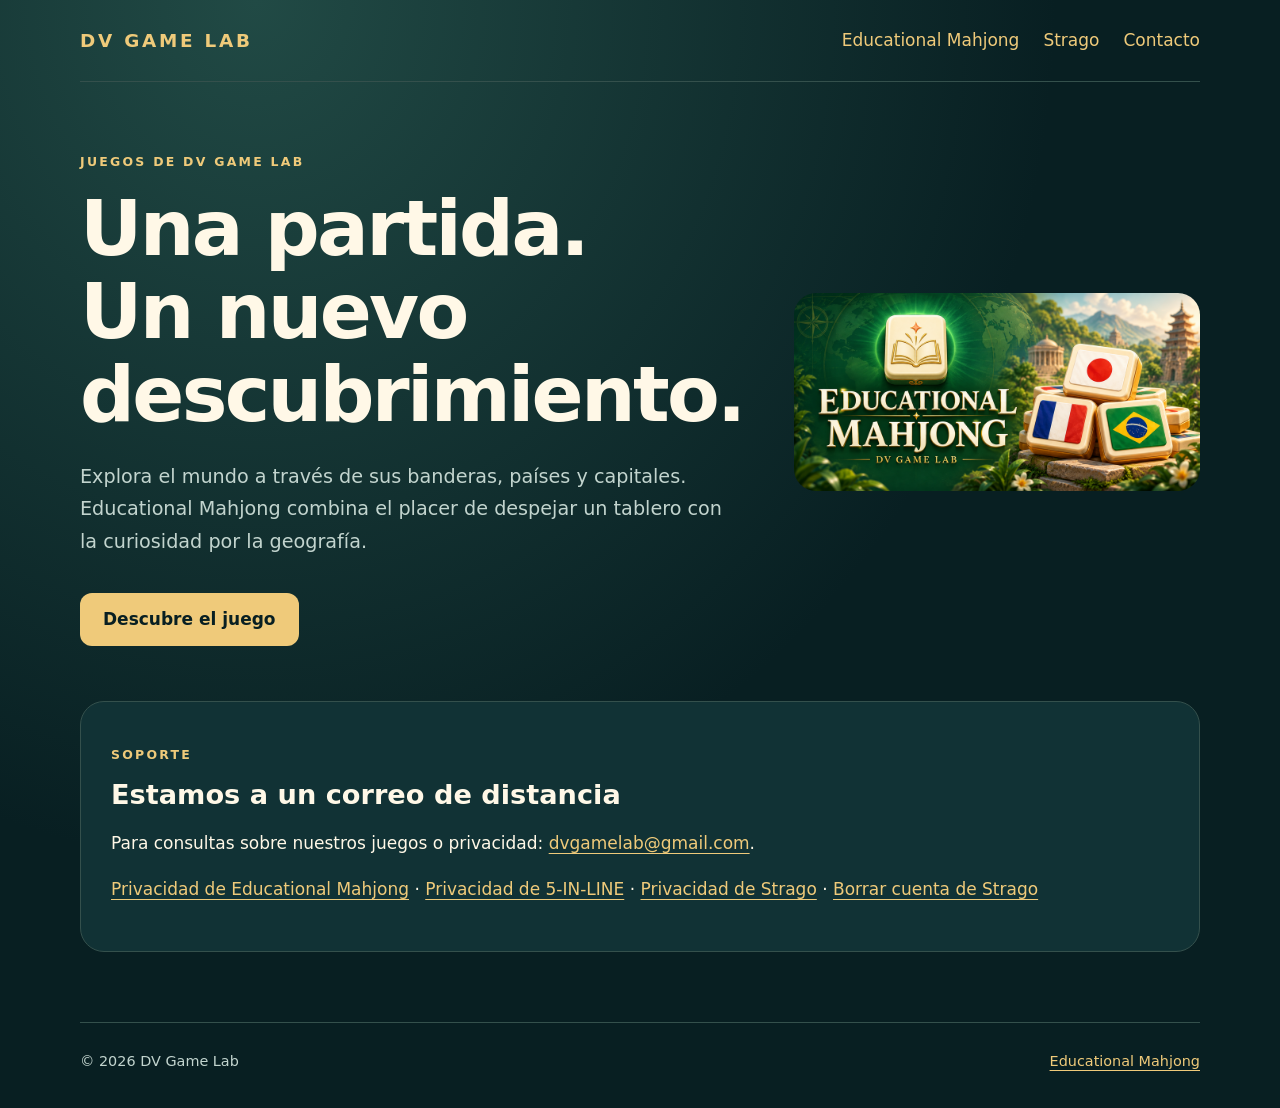
<file: index.html>
<!doctype html><html lang="es"><head><meta charset="utf-8"><meta name="viewport" content="width=device-width, initial-scale=1"><meta name="description" content="DV Game Lab. Juegos para explorar, aprender y disfrutar. Descubre Educational Mahjong y encuentra soporte y privacidad."><title>DV Game Lab · Juegos para descubrir</title><link rel="stylesheet" href="style.css"></head><body><header><a class="brand" href="./">DV GAME LAB</a><nav aria-label="Principal"><a href="educational-mahjong/">Educational Mahjong</a><a href="strago/">Strago</a><a href="mailto:dvgamelab@gmail.com">Contacto</a></nav></header><main><section class="hero"><div><p class="eyebrow">Juegos de DV Game Lab</p><h1>Una partida.<br>Un nuevo descubrimiento.</h1><p class="lead">Explora el mundo a través de sus banderas, países y capitales. Educational Mahjong combina el placer de despejar un tablero con la curiosidad por la geografía.</p><a class="button" href="educational-mahjong/">Descubre el juego</a></div><a href="educational-mahjong/" aria-label="Descubrir Educational Mahjong"><img src="educational-mahjong/assets/feature.png" width="1024" height="500" alt="Educational Mahjong de DV Game Lab: fichas de banderas sobre un paisaje verde"></a></section><section class="card" style="margin-top:55px"><p class="eyebrow">Soporte</p><h2>Estamos a un correo de distancia</h2><p>Para consultas sobre nuestros juegos o privacidad: <a href="mailto:dvgamelab@gmail.com">dvgamelab@gmail.com</a>.</p><p><a href="educational-mahjong/privacy-policy/">Privacidad de Educational Mahjong</a> · <a href="5-in-line/privacy-policy/">Privacidad de 5-IN-LINE</a> · <a href="strago/privacy-policy/">Privacidad de Strago</a> · <a href="strago/delete-account/">Borrar cuenta de Strago</a></p></section></main><footer><span>© 2026 DV Game Lab</span><a href="educational-mahjong/">Educational Mahjong</a></footer></body></html>
</file>
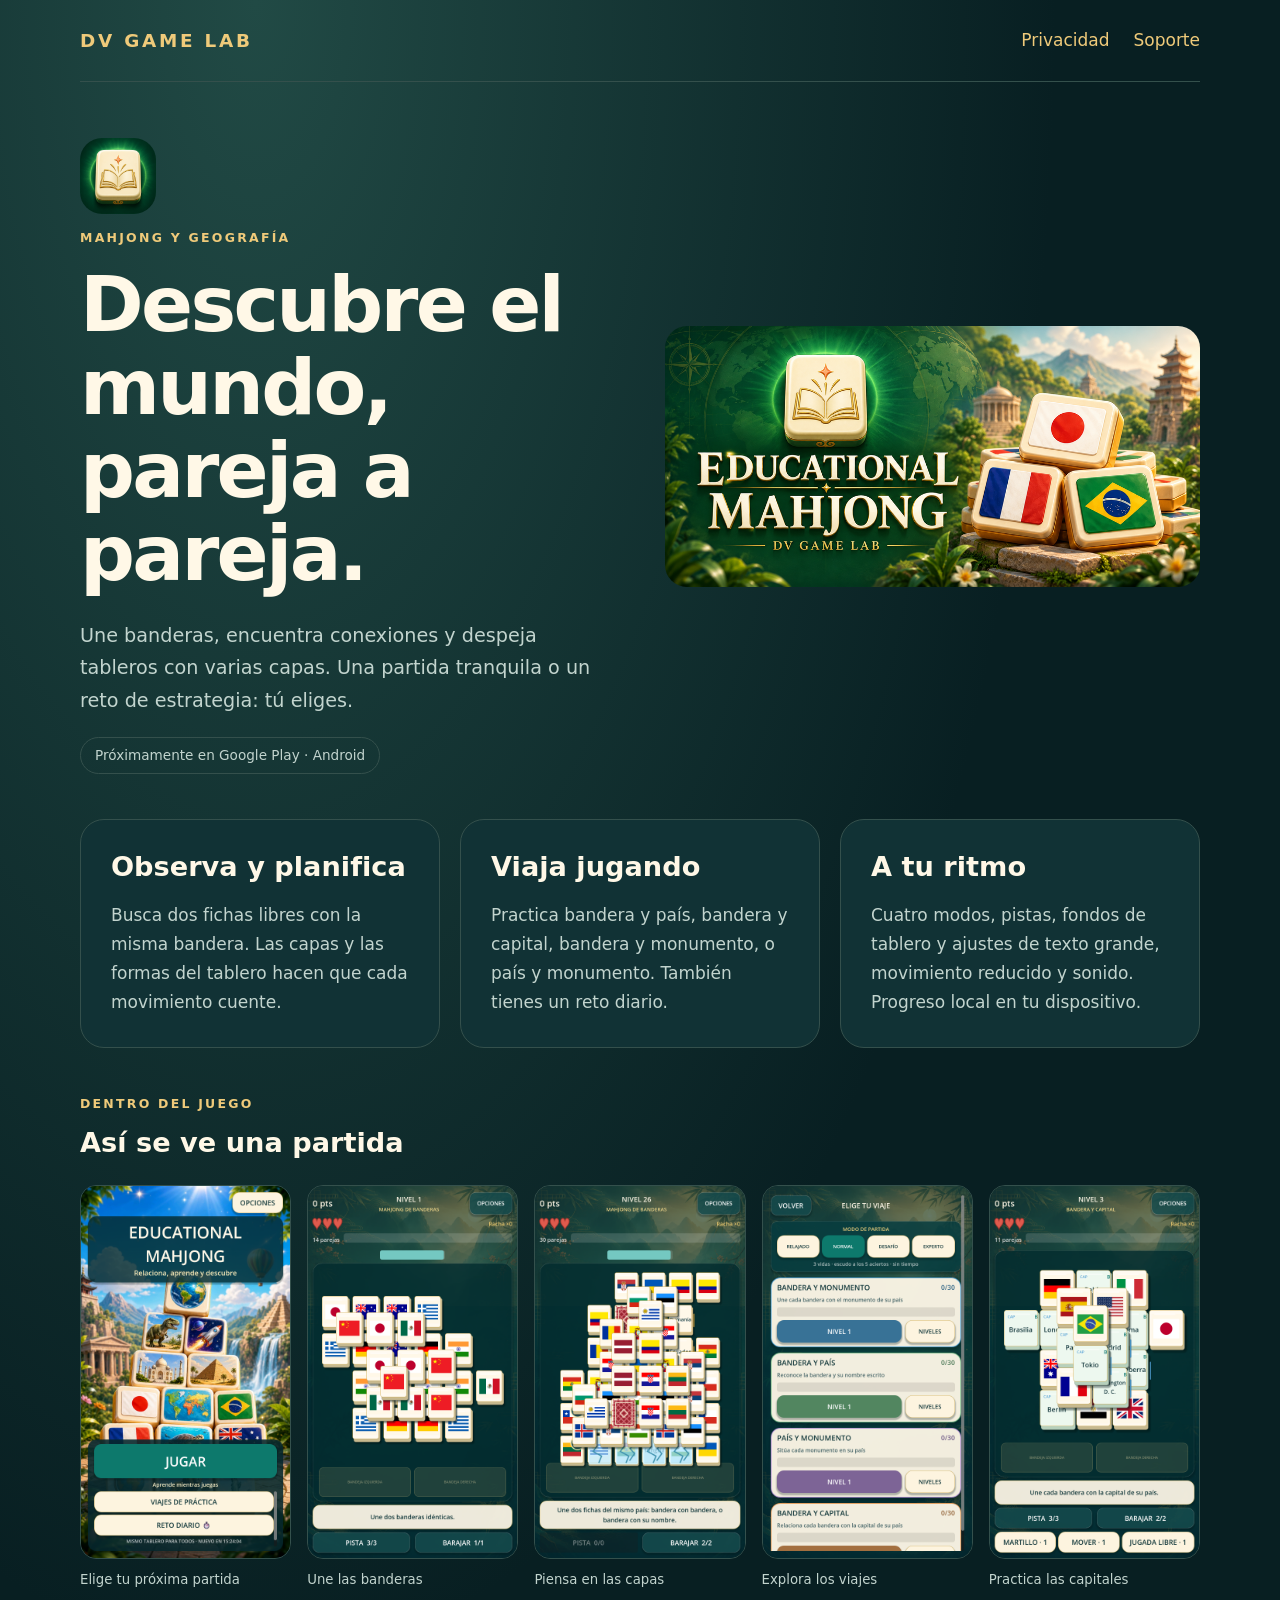
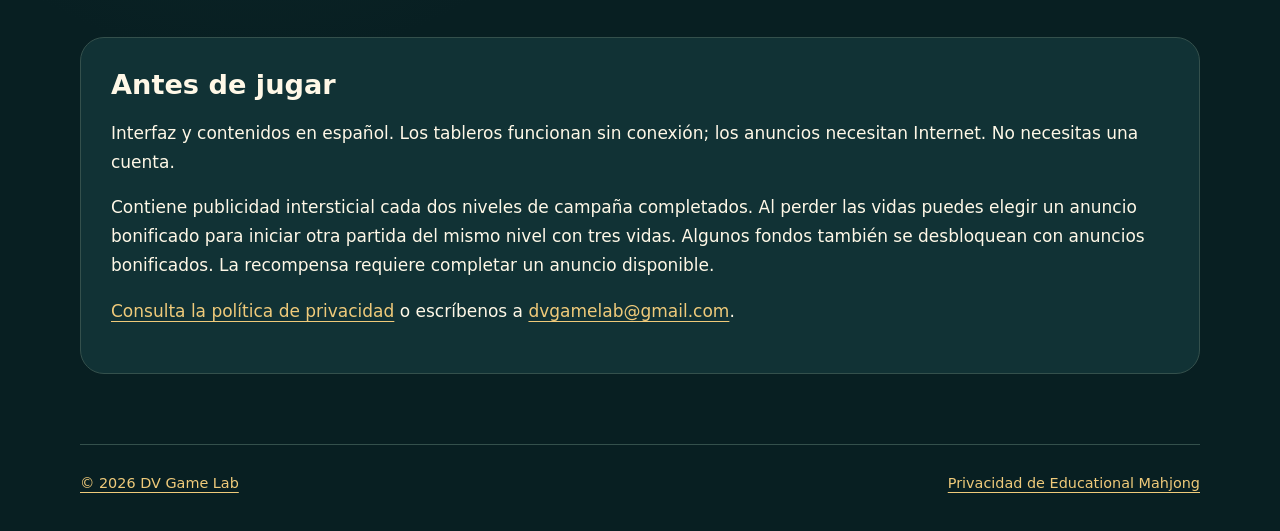
<file: educational-mahjong/index.html>
<!doctype html><html lang="es"><head><meta charset="utf-8"><meta name="viewport" content="width=device-width, initial-scale=1"><meta name="description" content="Educational Mahjong: mahjong con banderas, tableros apilados y retos de geografía. Un juego de DV Game Lab para Android."><title>Educational Mahjong · DV Game Lab</title><link rel="icon" href="assets/icon.png"><link rel="stylesheet" href="../style.css"></head><body><header><a class="brand" href="../">DV GAME LAB</a><nav aria-label="Principal"><a href="privacy-policy/">Privacidad</a><a href="mailto:dvgamelab@gmail.com">Soporte</a></nav></header><main><section class="hero"><div><img class="game-icon" src="assets/icon.png" width="512" height="512" alt="Icono de Educational Mahjong"><p class="eyebrow">Mahjong y geografía</p><h1>Descubre el mundo,<br>pareja a pareja.</h1><p class="lead">Une banderas, encuentra conexiones y despeja tableros con varias capas. Una partida tranquila o un reto de estrategia: tú eliges.</p><span class="status">Próximamente en Google Play · Android</span></div><img src="assets/feature.png" width="1024" height="500" alt="Educational Mahjong: fichas de Japón, Francia y Brasil"></section><section class="cards" aria-label="Características"><article class="card"><h2>Observa y planifica</h2><p>Busca dos fichas libres con la misma bandera. Las capas y las formas del tablero hacen que cada movimiento cuente.</p></article><article class="card"><h2>Viaja jugando</h2><p>Practica bandera y país, bandera y capital, bandera y monumento, o país y monumento. También tienes un reto diario.</p></article><article class="card"><h2>A tu ritmo</h2><p>Cuatro modos, pistas, fondos de tablero y ajustes de texto grande, movimiento reducido y sonido. Progreso local en tu dispositivo.</p></article></section><section><p class="eyebrow">Dentro del juego</p><h2>Así se ve una partida</h2><div class="shots"><figure><img loading="lazy" src="assets/01-home.png" width="1080" height="1920" alt="Menú principal de Educational Mahjong"><figcaption>Elige tu próxima partida</figcaption></figure><figure><img loading="lazy" src="assets/02-mahjong-flags.png" width="1080" height="1920" alt="Tablero de mahjong con fichas de banderas"><figcaption>Une las banderas</figcaption></figure><figure><img loading="lazy" src="assets/03-layered-board.png" width="1080" height="1920" alt="Tablero avanzado con fichas apiladas"><figcaption>Piensa en las capas</figcaption></figure><figure><img loading="lazy" src="assets/04-geography-journeys.png" width="1080" height="1920" alt="Selección de viajes de geografía"><figcaption>Explora los viajes</figcaption></figure><figure><img loading="lazy" src="assets/05-flag-capital.png" width="1080" height="1920" alt="Partida para asociar banderas y capitales"><figcaption>Practica las capitales</figcaption></figure></div></section><section class="card"><h2>Antes de jugar</h2><p>Interfaz y contenidos en español. Los tableros funcionan sin conexión; los anuncios necesitan Internet. No necesitas una cuenta.</p><p>Contiene publicidad intersticial cada dos niveles de campaña completados. Al perder las vidas puedes elegir un anuncio bonificado para iniciar otra partida del mismo nivel con tres vidas. Algunos fondos también se desbloquean con anuncios bonificados. La recompensa requiere completar un anuncio disponible.</p><p><a href="privacy-policy/">Consulta la política de privacidad</a> o escríbenos a <a href="mailto:dvgamelab@gmail.com">dvgamelab@gmail.com</a>.</p></section></main><footer><a href="../">© 2026 DV Game Lab</a><a href="privacy-policy/">Privacidad de Educational Mahjong</a></footer></body></html>
</file>
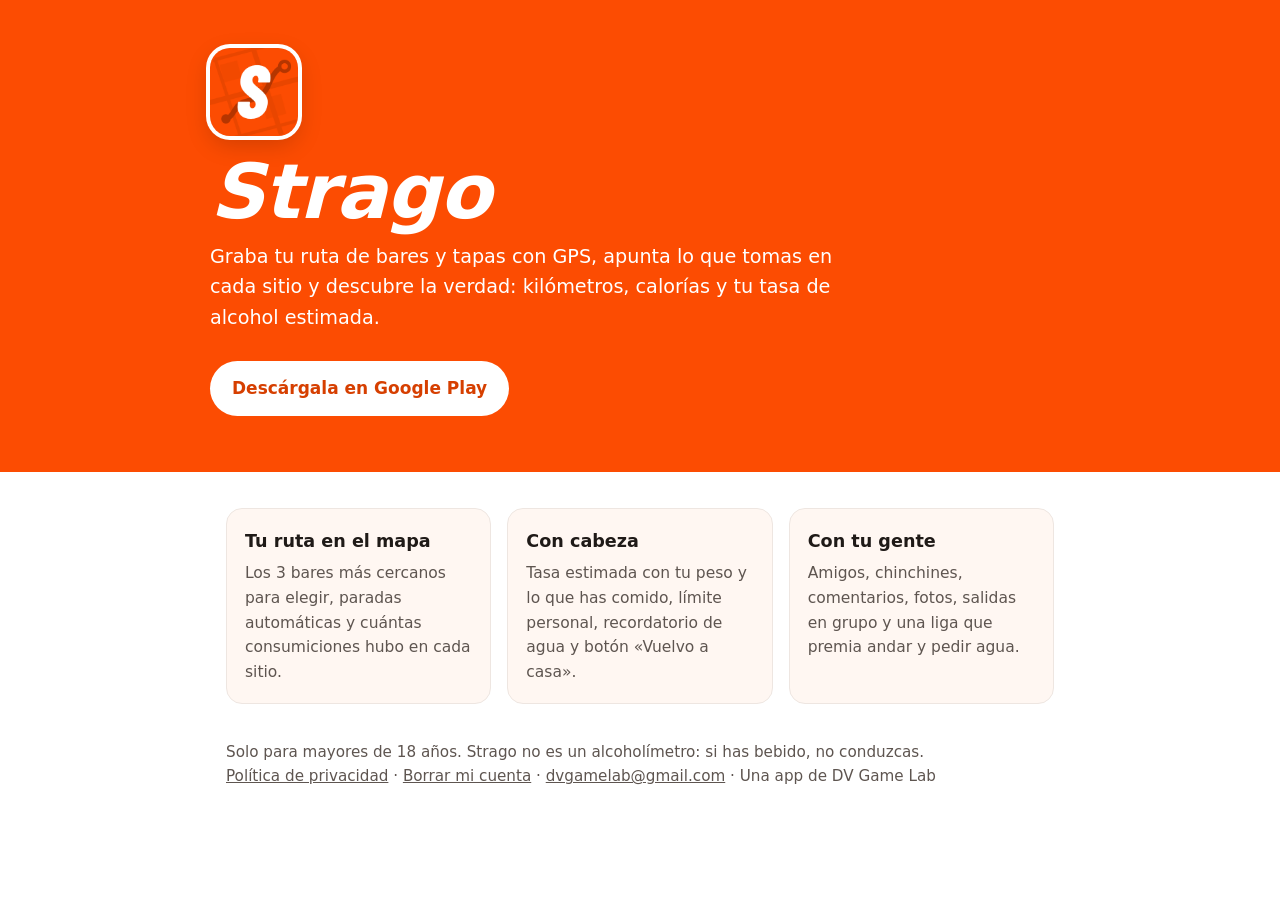
<file: strago/index.html>
<!doctype html>
<html lang="es">
<head>
  <meta charset="utf-8">
  <meta name="viewport" content="width=device-width, initial-scale=1">
  <meta name="color-scheme" content="light dark">
  <title>Strago · Ruta de bares y tapas</title>
  <meta name="description" content="Strago: graba tu ruta de bares y tapas con GPS, apunta lo que tomas y descubre kilómetros, calorías y tu tasa de alcohol estimada. Una app de DV Game Lab.">
  <link rel="icon" href="icon.png">
  <style>
    :root { --bg:#FFFFFF; --text:#1F1A17; --muted:#5E5550; --brand:#FC4C02; --line:#EEE6E1; --soft:#FFF7F2; }
    @media (prefers-color-scheme: dark) { :root { --bg:#14110F; --text:#F6F2EF; --muted:#B9AFA9; --line:#3A322D; --soft:#1F1A17; } }
    * { box-sizing:border-box; }
    body { margin:0; background:var(--bg); color:var(--text); font:17px/1.6 system-ui,-apple-system,"Segoe UI",Roboto,sans-serif; }
    .hero { background:var(--brand); color:#fff; padding:48px 16px 56px; }
    .wrap { width:min(860px,100%); margin:0 auto; }
    .hero img { width:88px; height:88px; border-radius:20px; display:block; margin-bottom:18px; box-shadow:0 0 0 4px #FFFFFF, 0 8px 24px rgba(0,0,0,.18); }
    .logo { font:italic 800 clamp(48px,11vw,76px)/1 system-ui,sans-serif; letter-spacing:-1px; margin:0; }
    .hero p { font-size:1.2rem; max-width:34em; margin:.6em 0 1.4em; }
    .btn { display:inline-block; background:#fff; color:#D63F00; font-weight:800; padding:14px 22px; border-radius:999px; text-decoration:none; }
    .grid { display:grid; grid-template-columns:repeat(auto-fit,minmax(220px,1fr)); gap:16px; padding:36px 16px; }
    .grid div { background:var(--soft); border:1px solid var(--line); border-radius:16px; padding:18px; }
    .grid h2 { margin:0 0 6px; font-size:1.1rem; }
    .grid p { margin:0; color:var(--muted); font-size:.97rem; }
    .fine { padding:0 16px 40px; color:var(--muted); font-size:.95rem; }
    a { color:inherit; }
  </style>
</head>
<body>
  <section class="hero"><div class="wrap">
    <img src="icon.png" alt="Icono de Strago">
    <h1 class="logo">Strago</h1>
    <p>Graba tu ruta de bares y tapas con GPS, apunta lo que tomas en cada sitio y descubre la verdad: kilómetros, calorías y tu tasa de alcohol estimada.</p>
    <a class="btn" href="https://play.google.com/store/apps/details?id=com.dvgamelab.strago">Descárgala en Google Play</a>
  </div></section>
  <section class="grid wrap">
    <div><h2>Tu ruta en el mapa</h2><p>Los 3 bares más cercanos para elegir, paradas automáticas y cuántas consumiciones hubo en cada sitio.</p></div>
    <div><h2>Con cabeza</h2><p>Tasa estimada con tu peso y lo que has comido, límite personal, recordatorio de agua y botón «Vuelvo a casa».</p></div>
    <div><h2>Con tu gente</h2><p>Amigos, chinchines, comentarios, fotos, salidas en grupo y una liga que premia andar y pedir agua.</p></div>
  </section>
  <p class="fine wrap">Solo para mayores de 18 años. Strago no es un alcoholímetro: si has bebido, no conduzcas.<br>
  <a href="privacy-policy/">Política de privacidad</a> · <a href="delete-account/">Borrar mi cuenta</a> ·
  <a href="mailto:dvgamelab@gmail.com">dvgamelab@gmail.com</a> · Una app de DV Game Lab</p>
</body>
</html>
</file>
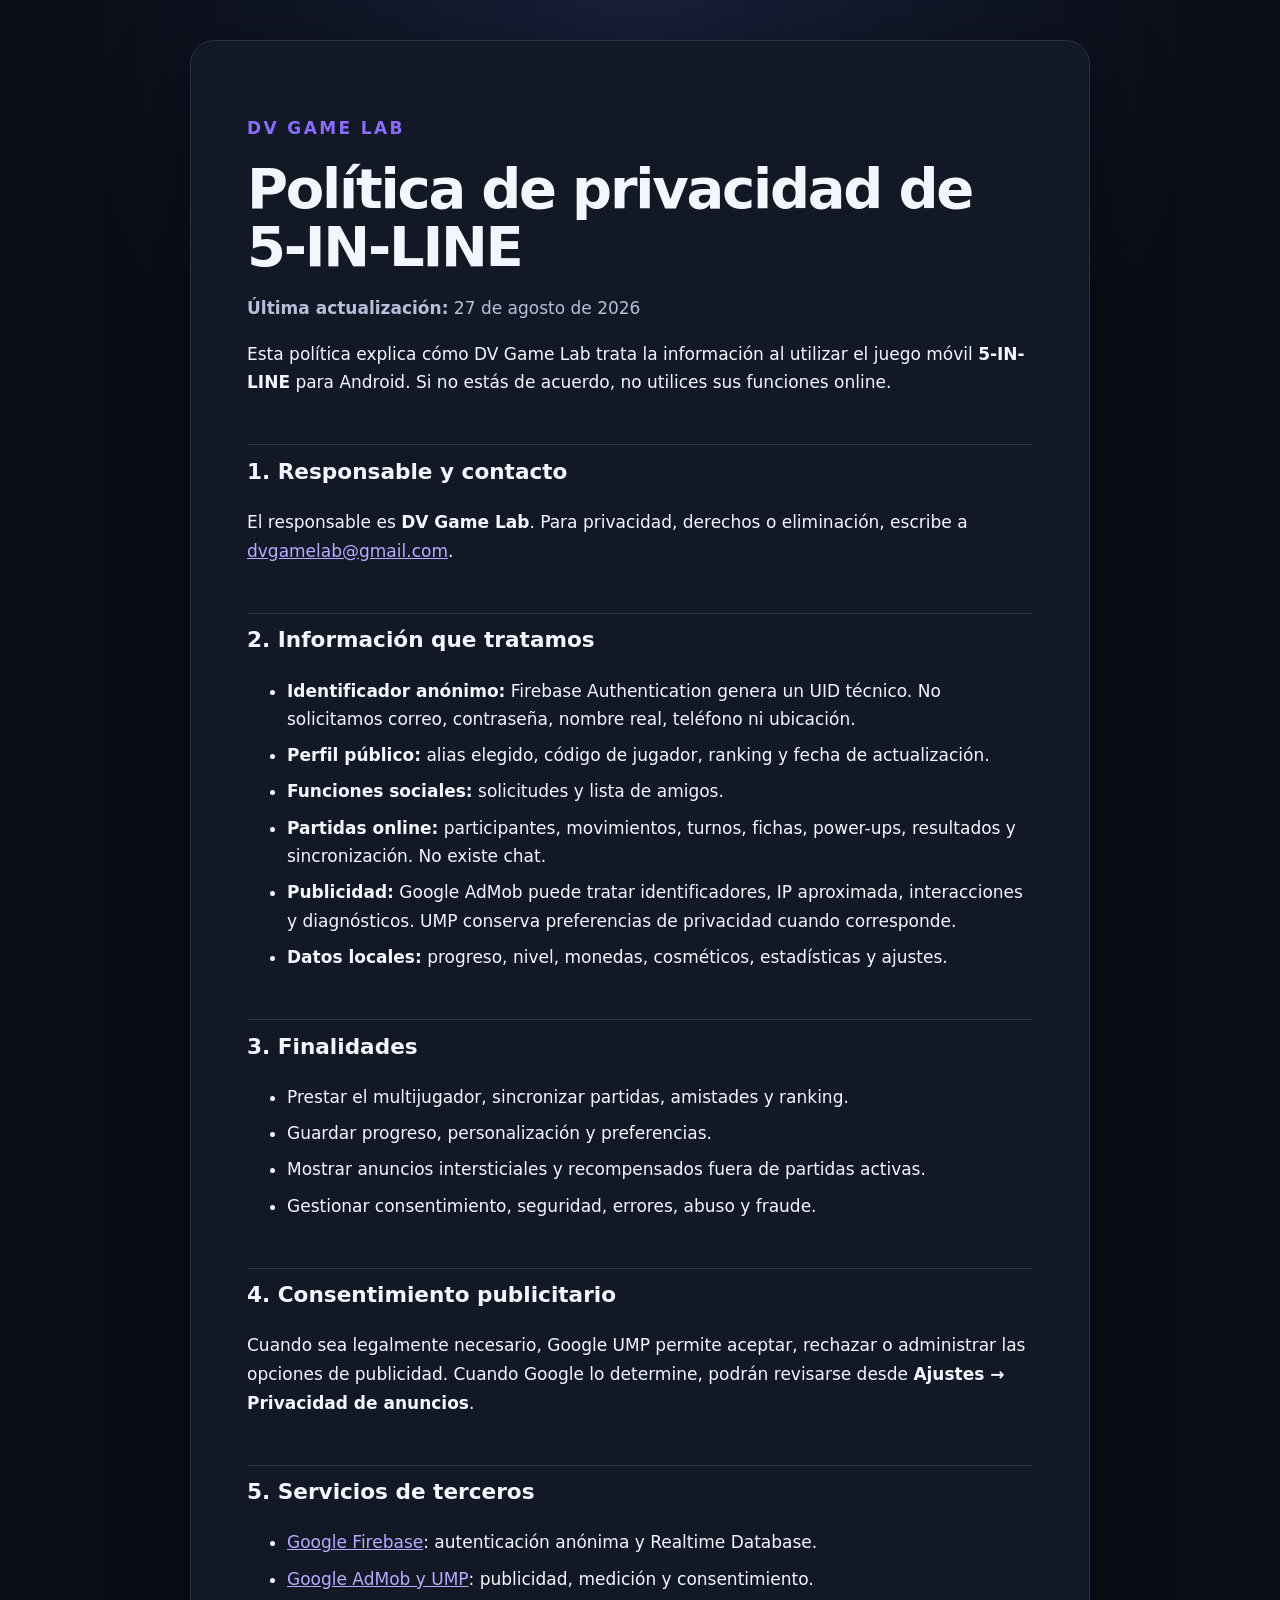
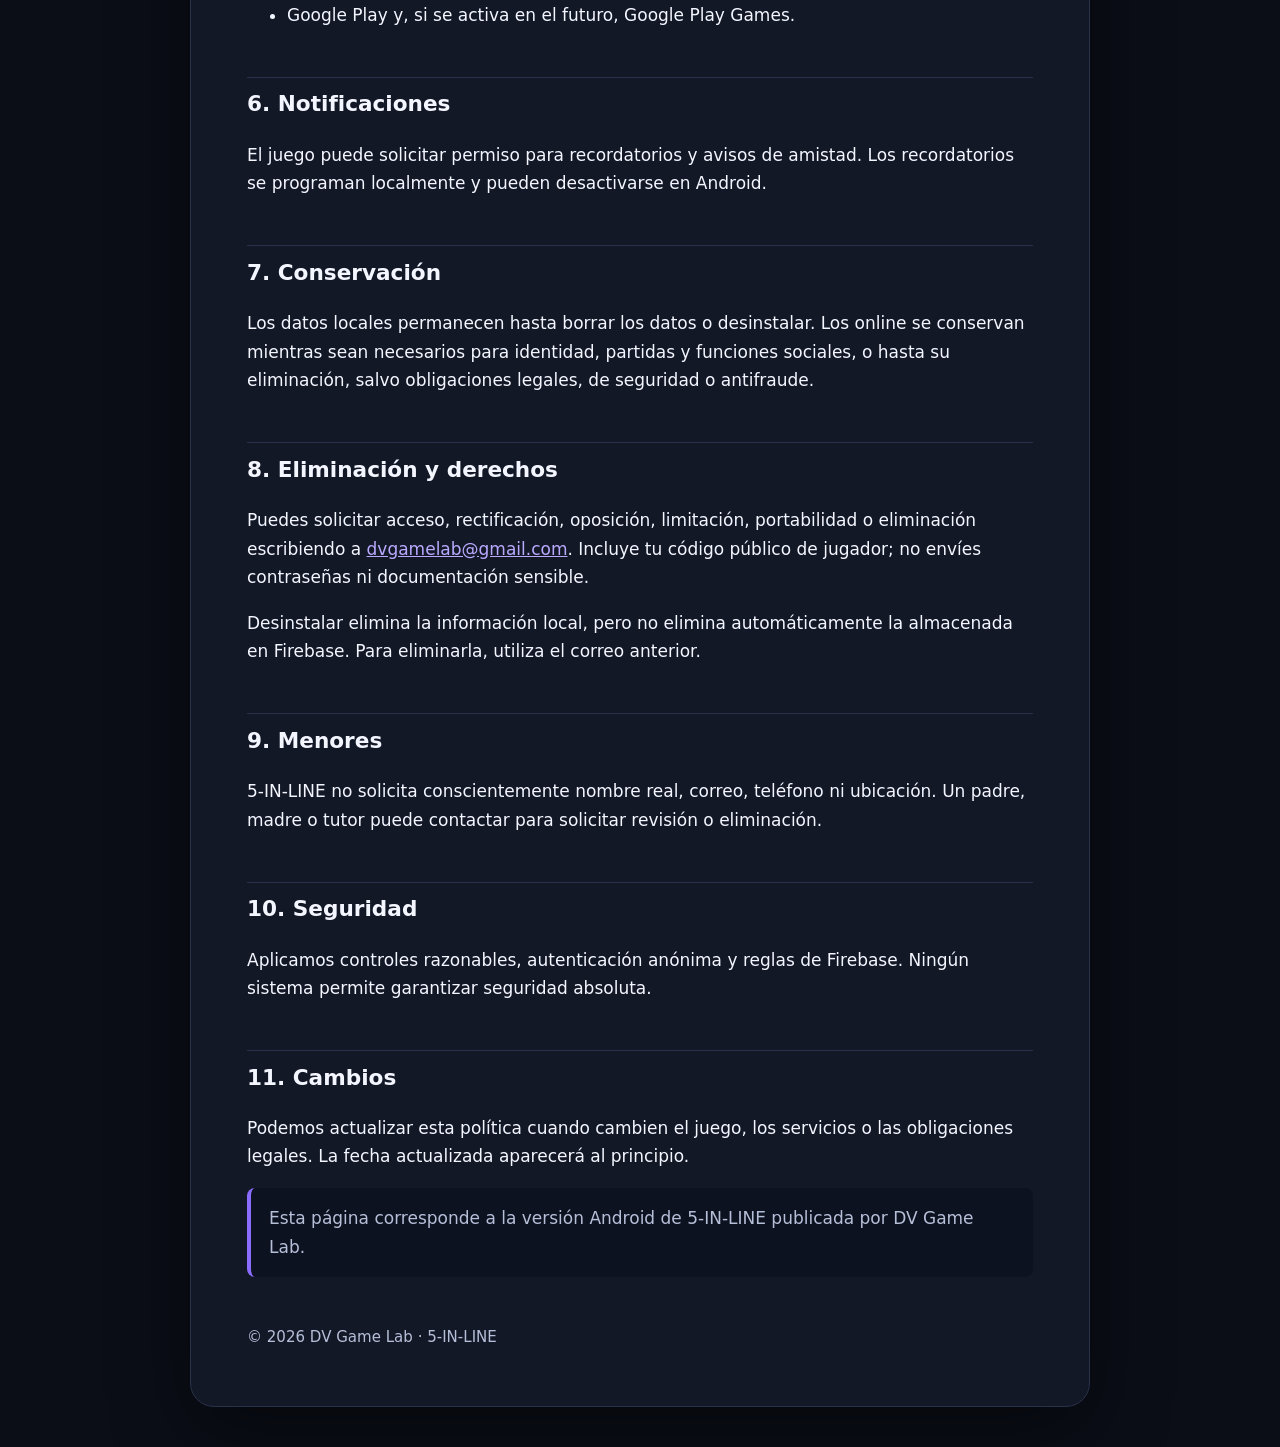
<file: 5-in-line/privacy-policy/index.html>
<!doctype html>
<html lang="es">
<head>
  <meta charset="utf-8">
  <meta name="viewport" content="width=device-width, initial-scale=1">
  <meta name="color-scheme" content="dark light">
  <title>Política de privacidad · 5-IN-LINE</title>
  <meta name="description" content="Política de privacidad de 5-IN-LINE, desarrollado por DV Game Lab.">
  <style>
    :root { color-scheme: dark; --bg:#0b0e17; --card:#131827; --text:#f4f6ff; --muted:#b6bfd8; --accent:#8a6cff; --line:#29314a; }
    * { box-sizing:border-box; }
    body { margin:0; background:radial-gradient(circle at top,#18203a 0,#0b0e17 36rem); color:var(--text); font:17px/1.68 system-ui,-apple-system,"Segoe UI",sans-serif; }
    main { width:min(900px,calc(100% - 32px)); margin:40px auto; padding:clamp(24px,5vw,56px); background:#131827; border:1px solid var(--line); border-radius:24px; box-shadow:0 24px 80px #0007; }
    h1 { margin:0 0 8px; font-size:clamp(2rem,6vw,3.5rem); line-height:1.05; letter-spacing:-.04em; }
    h2 { margin-top:2.2em; padding-top:.4em; border-top:1px solid var(--line); font-size:1.35rem; }
    a { color:#b9a9ff; }
    .eyebrow { color:var(--accent); font-weight:800; letter-spacing:.14em; text-transform:uppercase; }
    .meta,.note { color:var(--muted); }
    .note { padding:16px 18px; background:#0d1220; border-left:4px solid var(--accent); border-radius:8px; }
    li { margin:.45em 0; }
    footer { margin-top:3rem; color:var(--muted); font-size:.94rem; }
  </style>
</head>
<body><main>
  <p class="eyebrow">DV Game Lab</p>
  <h1>Política de privacidad de 5-IN-LINE</h1>
  <p class="meta"><strong>Última actualización:</strong> 27 de agosto de 2026</p>
  <p>Esta política explica cómo DV Game Lab trata la información al utilizar el juego móvil <strong>5-IN-LINE</strong> para Android. Si no estás de acuerdo, no utilices sus funciones online.</p>

  <h2>1. Responsable y contacto</h2>
  <p>El responsable es <strong>DV Game Lab</strong>. Para privacidad, derechos o eliminación, escribe a <a href="mailto:dvgamelab@gmail.com">dvgamelab@gmail.com</a>.</p>

  <h2>2. Información que tratamos</h2>
  <ul>
    <li><strong>Identificador anónimo:</strong> Firebase Authentication genera un UID técnico. No solicitamos correo, contraseña, nombre real, teléfono ni ubicación.</li>
    <li><strong>Perfil público:</strong> alias elegido, código de jugador, ranking y fecha de actualización.</li>
    <li><strong>Funciones sociales:</strong> solicitudes y lista de amigos.</li>
    <li><strong>Partidas online:</strong> participantes, movimientos, turnos, fichas, power-ups, resultados y sincronización. No existe chat.</li>
    <li><strong>Publicidad:</strong> Google AdMob puede tratar identificadores, IP aproximada, interacciones y diagnósticos. UMP conserva preferencias de privacidad cuando corresponde.</li>
    <li><strong>Datos locales:</strong> progreso, nivel, monedas, cosméticos, estadísticas y ajustes.</li>
  </ul>

  <h2>3. Finalidades</h2>
  <ul>
    <li>Prestar el multijugador, sincronizar partidas, amistades y ranking.</li>
    <li>Guardar progreso, personalización y preferencias.</li>
    <li>Mostrar anuncios intersticiales y recompensados fuera de partidas activas.</li>
    <li>Gestionar consentimiento, seguridad, errores, abuso y fraude.</li>
  </ul>

  <h2>4. Consentimiento publicitario</h2>
  <p>Cuando sea legalmente necesario, Google UMP permite aceptar, rechazar o administrar las opciones de publicidad. Cuando Google lo determine, podrán revisarse desde <strong>Ajustes → Privacidad de anuncios</strong>.</p>

  <h2>5. Servicios de terceros</h2>
  <ul>
    <li><a href="https://firebase.google.com/support/privacy" rel="noopener">Google Firebase</a>: autenticación anónima y Realtime Database.</li>
    <li><a href="https://policies.google.com/privacy" rel="noopener">Google AdMob y UMP</a>: publicidad, medición y consentimiento.</li>
    <li>Google Play y, si se activa en el futuro, Google Play Games.</li>
  </ul>

  <h2>6. Notificaciones</h2>
  <p>El juego puede solicitar permiso para recordatorios y avisos de amistad. Los recordatorios se programan localmente y pueden desactivarse en Android.</p>

  <h2>7. Conservación</h2>
  <p>Los datos locales permanecen hasta borrar los datos o desinstalar. Los online se conservan mientras sean necesarios para identidad, partidas y funciones sociales, o hasta su eliminación, salvo obligaciones legales, de seguridad o antifraude.</p>

  <h2 id="eliminacion">8. Eliminación y derechos</h2>
  <p>Puedes solicitar acceso, rectificación, oposición, limitación, portabilidad o eliminación escribiendo a <a href="mailto:dvgamelab@gmail.com?subject=Privacidad%205-IN-LINE">dvgamelab@gmail.com</a>. Incluye tu código público de jugador; no envíes contraseñas ni documentación sensible.</p>
  <p>Desinstalar elimina la información local, pero no elimina automáticamente la almacenada en Firebase. Para eliminarla, utiliza el correo anterior.</p>

  <h2>9. Menores</h2>
  <p>5-IN-LINE no solicita conscientemente nombre real, correo, teléfono ni ubicación. Un padre, madre o tutor puede contactar para solicitar revisión o eliminación.</p>

  <h2>10. Seguridad</h2>
  <p>Aplicamos controles razonables, autenticación anónima y reglas de Firebase. Ningún sistema permite garantizar seguridad absoluta.</p>

  <h2>11. Cambios</h2>
  <p>Podemos actualizar esta política cuando cambien el juego, los servicios o las obligaciones legales. La fecha actualizada aparecerá al principio.</p>
  <p class="note">Esta página corresponde a la versión Android de 5-IN-LINE publicada por DV Game Lab.</p>
  <footer>© 2026 DV Game Lab · 5-IN-LINE</footer>
</main></body>
</html>
</file>
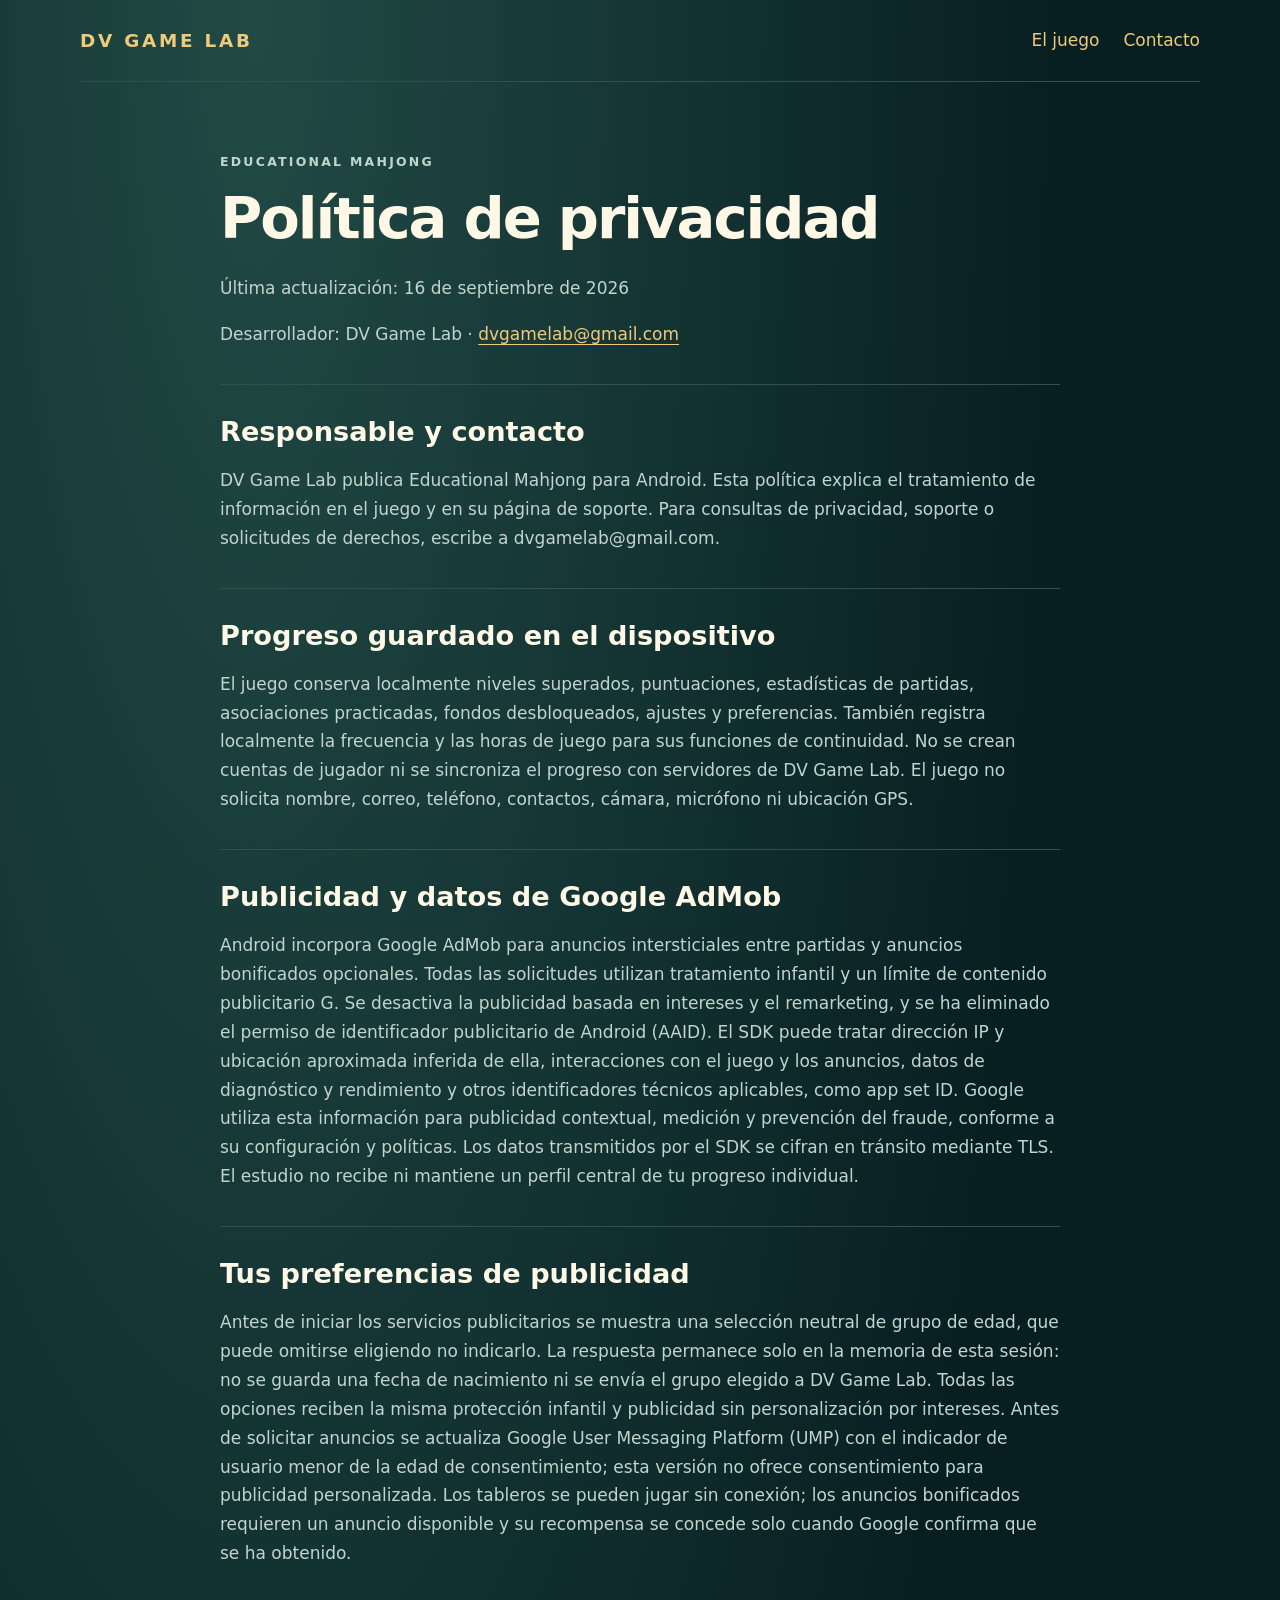
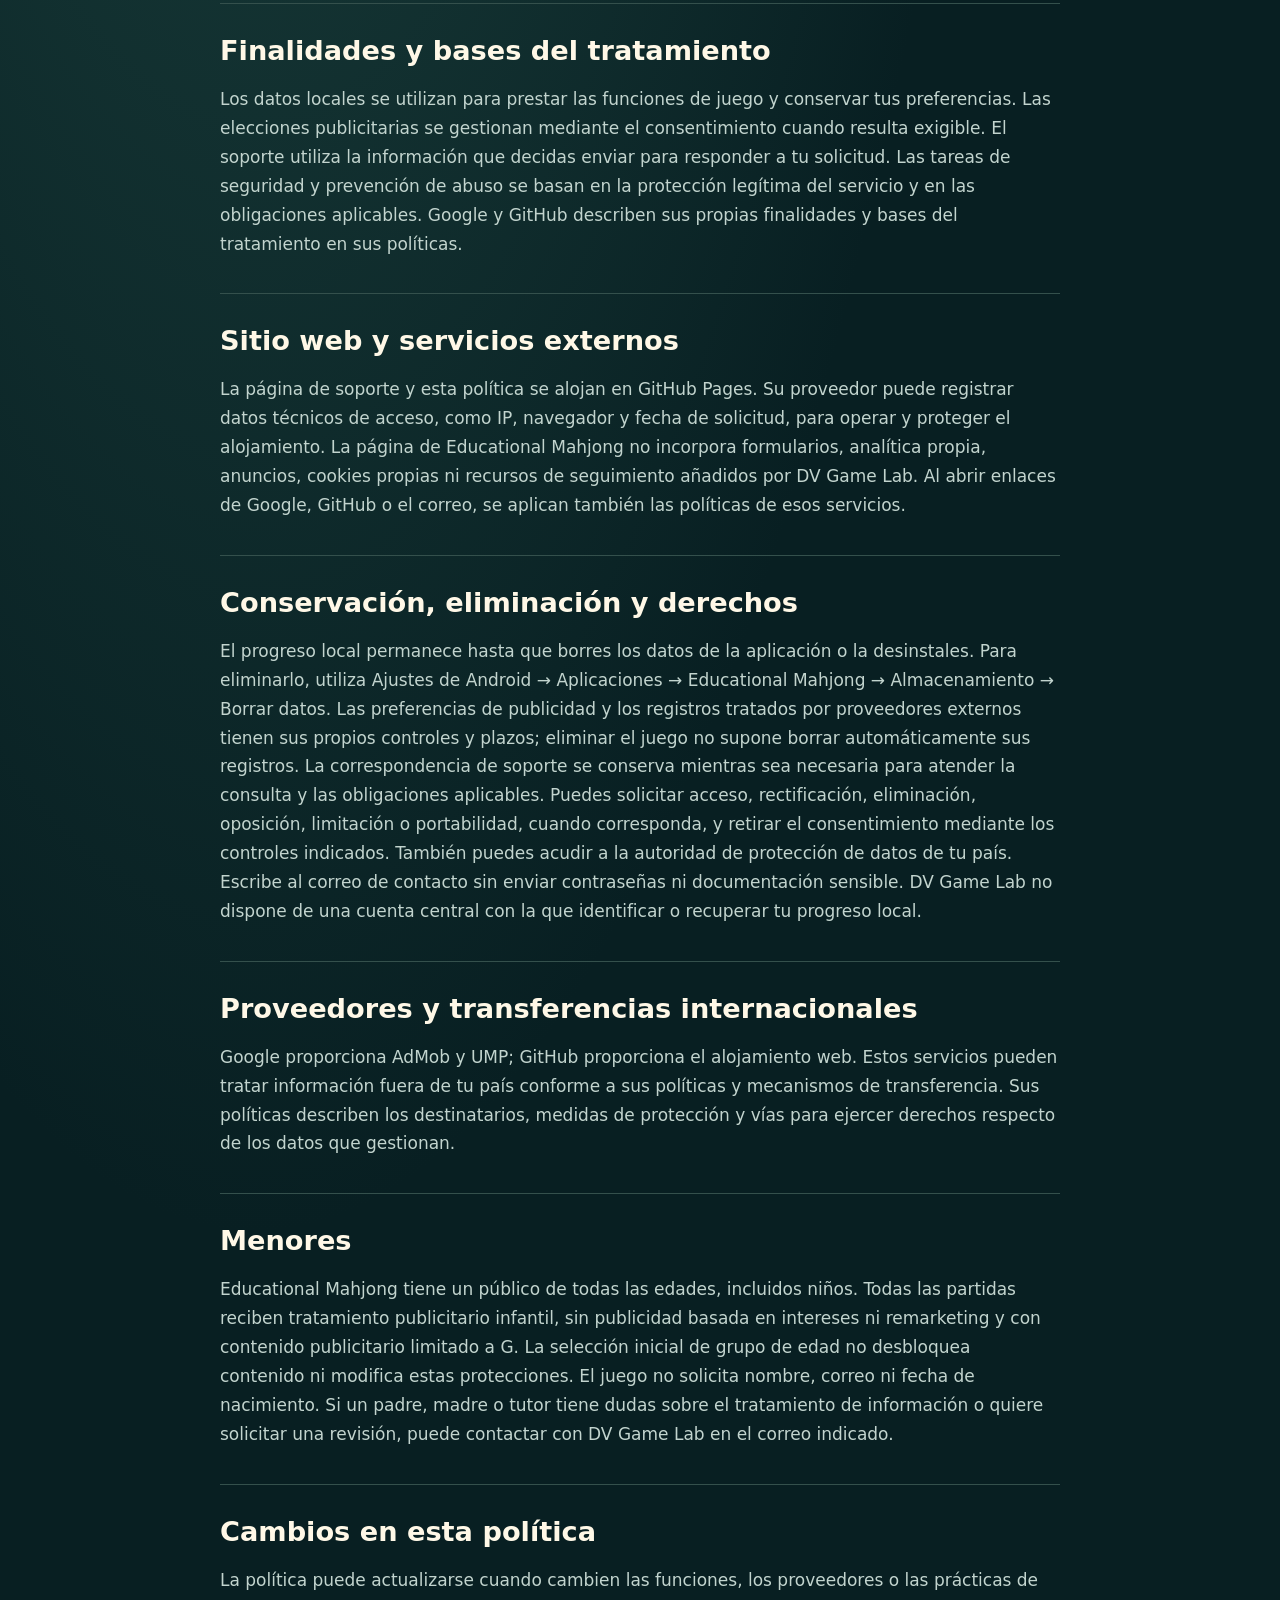
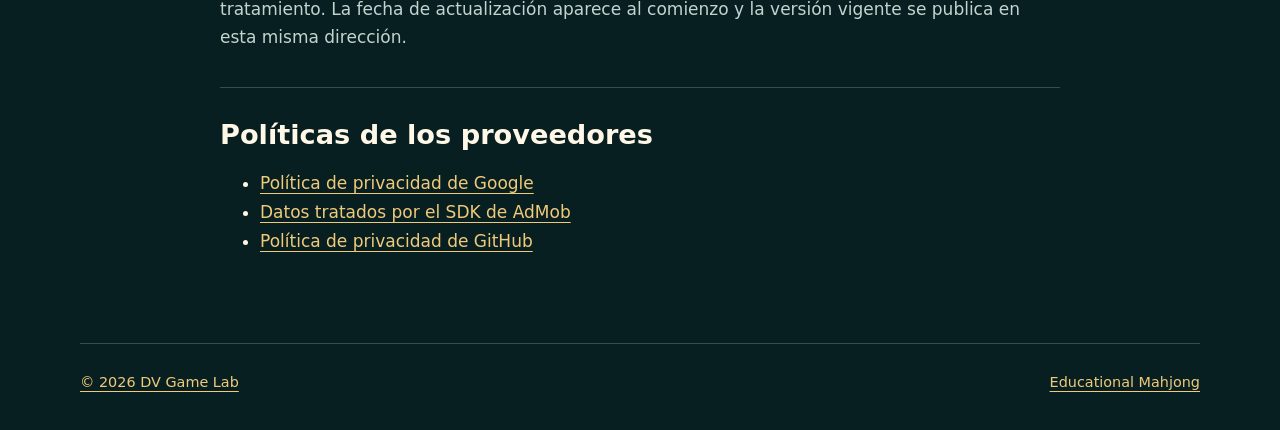
<file: educational-mahjong/privacy-policy/index.html>
<!doctype html><html lang="es"><head><meta charset="utf-8"><meta name="viewport" content="width=device-width, initial-scale=1"><meta name="description" content="Política de privacidad de Educational Mahjong, de DV Game Lab: progreso local, publicidad AdMob, consentimiento y eliminación de datos."><title>Privacidad · Educational Mahjong · DV Game Lab</title><link rel="stylesheet" href="../../style.css"></head><body><header><a class="brand" href="../../">DV GAME LAB</a><nav aria-label="Principal"><a href="../">El juego</a><a href="mailto:dvgamelab@gmail.com">Contacto</a></nav></header><main class="legal"><p class="eyebrow">Educational Mahjong</p><h1>Política de privacidad</h1><p>Última actualización: 16 de septiembre de 2026</p><p>Desarrollador: DV Game Lab · <a href="mailto:dvgamelab@gmail.com">dvgamelab@gmail.com</a></p><section id="seccion-0"><h2>Responsable y contacto</h2><p>DV Game Lab publica Educational Mahjong para Android. Esta pol&#237;tica explica el tratamiento de informaci&#243;n en el juego y en su p&#225;gina de soporte. Para consultas de privacidad, soporte o solicitudes de derechos, escribe a dvgamelab@gmail.com.</p></section>
<section id="seccion-1"><h2>Progreso guardado en el dispositivo</h2><p>El juego conserva localmente niveles superados, puntuaciones, estad&#237;sticas de partidas, asociaciones practicadas, fondos desbloqueados, ajustes y preferencias. Tambi&#233;n registra localmente la frecuencia y las horas de juego para sus funciones de continuidad. No se crean cuentas de jugador ni se sincroniza el progreso con servidores de DV Game Lab. El juego no solicita nombre, correo, tel&#233;fono, contactos, c&#225;mara, micr&#243;fono ni ubicaci&#243;n GPS.</p></section>
<section id="seccion-2"><h2>Publicidad y datos de Google AdMob</h2><p>Android incorpora Google AdMob para anuncios intersticiales entre partidas y anuncios bonificados opcionales. Todas las solicitudes utilizan tratamiento infantil y un l&#237;mite de contenido publicitario G. Se desactiva la publicidad basada en intereses y el remarketing, y se ha eliminado el permiso de identificador publicitario de Android (AAID). El SDK puede tratar direcci&#243;n IP y ubicaci&#243;n aproximada inferida de ella, interacciones con el juego y los anuncios, datos de diagn&#243;stico y rendimiento y otros identificadores t&#233;cnicos aplicables, como app set ID. Google utiliza esta informaci&#243;n para publicidad contextual, medici&#243;n y prevenci&#243;n del fraude, conforme a su configuraci&#243;n y pol&#237;ticas. Los datos transmitidos por el SDK se cifran en tr&#225;nsito mediante TLS. El estudio no recibe ni mantiene un perfil central de tu progreso individual.</p></section>
<section id="seccion-3"><h2>Tus preferencias de publicidad</h2><p>Antes de iniciar los servicios publicitarios se muestra una selecci&#243;n neutral de grupo de edad, que puede omitirse eligiendo no indicarlo. La respuesta permanece solo en la memoria de esta sesi&#243;n: no se guarda una fecha de nacimiento ni se env&#237;a el grupo elegido a DV Game Lab. Todas las opciones reciben la misma protecci&#243;n infantil y publicidad sin personalizaci&#243;n por intereses. Antes de solicitar anuncios se actualiza Google User Messaging Platform (UMP) con el indicador de usuario menor de la edad de consentimiento; esta versi&#243;n no ofrece consentimiento para publicidad personalizada. Los tableros se pueden jugar sin conexi&#243;n; los anuncios bonificados requieren un anuncio disponible y su recompensa se concede solo cuando Google confirma que se ha obtenido.</p></section>
<section id="seccion-4"><h2>Finalidades y bases del tratamiento</h2><p>Los datos locales se utilizan para prestar las funciones de juego y conservar tus preferencias. Las elecciones publicitarias se gestionan mediante el consentimiento cuando resulta exigible. El soporte utiliza la informaci&#243;n que decidas enviar para responder a tu solicitud. Las tareas de seguridad y prevenci&#243;n de abuso se basan en la protecci&#243;n leg&#237;tima del servicio y en las obligaciones aplicables. Google y GitHub describen sus propias finalidades y bases del tratamiento en sus pol&#237;ticas.</p></section>
<section id="seccion-5"><h2>Sitio web y servicios externos</h2><p>La p&#225;gina de soporte y esta pol&#237;tica se alojan en GitHub Pages. Su proveedor puede registrar datos t&#233;cnicos de acceso, como IP, navegador y fecha de solicitud, para operar y proteger el alojamiento. La p&#225;gina de Educational Mahjong no incorpora formularios, anal&#237;tica propia, anuncios, cookies propias ni recursos de seguimiento a&#241;adidos por DV Game Lab. Al abrir enlaces de Google, GitHub o el correo, se aplican tambi&#233;n las pol&#237;ticas de esos servicios.</p></section>
<section id="eliminacion"><h2>Conservaci&#243;n, eliminaci&#243;n y derechos</h2><p>El progreso local permanece hasta que borres los datos de la aplicaci&#243;n o la desinstales. Para eliminarlo, utiliza Ajustes de Android → Aplicaciones → Educational Mahjong → Almacenamiento → Borrar datos. Las preferencias de publicidad y los registros tratados por proveedores externos tienen sus propios controles y plazos; eliminar el juego no supone borrar autom&#225;ticamente sus registros. La correspondencia de soporte se conserva mientras sea necesaria para atender la consulta y las obligaciones aplicables. Puedes solicitar acceso, rectificaci&#243;n, eliminaci&#243;n, oposici&#243;n, limitaci&#243;n o portabilidad, cuando corresponda, y retirar el consentimiento mediante los controles indicados. Tambi&#233;n puedes acudir a la autoridad de protecci&#243;n de datos de tu pa&#237;s. Escribe al correo de contacto sin enviar contrase&#241;as ni documentaci&#243;n sensible. DV Game Lab no dispone de una cuenta central con la que identificar o recuperar tu progreso local.</p></section>
<section id="seccion-7"><h2>Proveedores y transferencias internacionales</h2><p>Google proporciona AdMob y UMP; GitHub proporciona el alojamiento web. Estos servicios pueden tratar informaci&#243;n fuera de tu pa&#237;s conforme a sus pol&#237;ticas y mecanismos de transferencia. Sus pol&#237;ticas describen los destinatarios, medidas de protecci&#243;n y v&#237;as para ejercer derechos respecto de los datos que gestionan.</p></section>
<section id="seccion-8"><h2>Menores</h2><p>Educational Mahjong tiene un p&#250;blico de todas las edades, incluidos ni&#241;os. Todas las partidas reciben tratamiento publicitario infantil, sin publicidad basada en intereses ni remarketing y con contenido publicitario limitado a G. La selecci&#243;n inicial de grupo de edad no desbloquea contenido ni modifica estas protecciones. El juego no solicita nombre, correo ni fecha de nacimiento. Si un padre, madre o tutor tiene dudas sobre el tratamiento de informaci&#243;n o quiere solicitar una revisi&#243;n, puede contactar con DV Game Lab en el correo indicado.</p></section>
<section id="seccion-9"><h2>Cambios en esta pol&#237;tica</h2><p>La pol&#237;tica puede actualizarse cuando cambien las funciones, los proveedores o las pr&#225;cticas de tratamiento. La fecha de actualizaci&#243;n aparece al comienzo y la versi&#243;n vigente se publica en esta misma direcci&#243;n.</p></section><section><h2>Políticas de los proveedores</h2><ul><li><a href="https://policies.google.com/privacy?hl=es">Pol&#237;tica de privacidad de Google</a></li>
<li><a href="https://developers.google.com/admob/android/privacy/play-data-disclosure">Datos tratados por el SDK de AdMob</a></li>
<li><a href="https://docs.github.com/en/site-policy/privacy-policies/github-general-privacy-statement">Pol&#237;tica de privacidad de GitHub</a></li></ul></section></main><footer><a href="../../">© 2026 DV Game Lab</a><a href="../">Educational Mahjong</a></footer></body></html>
</file>
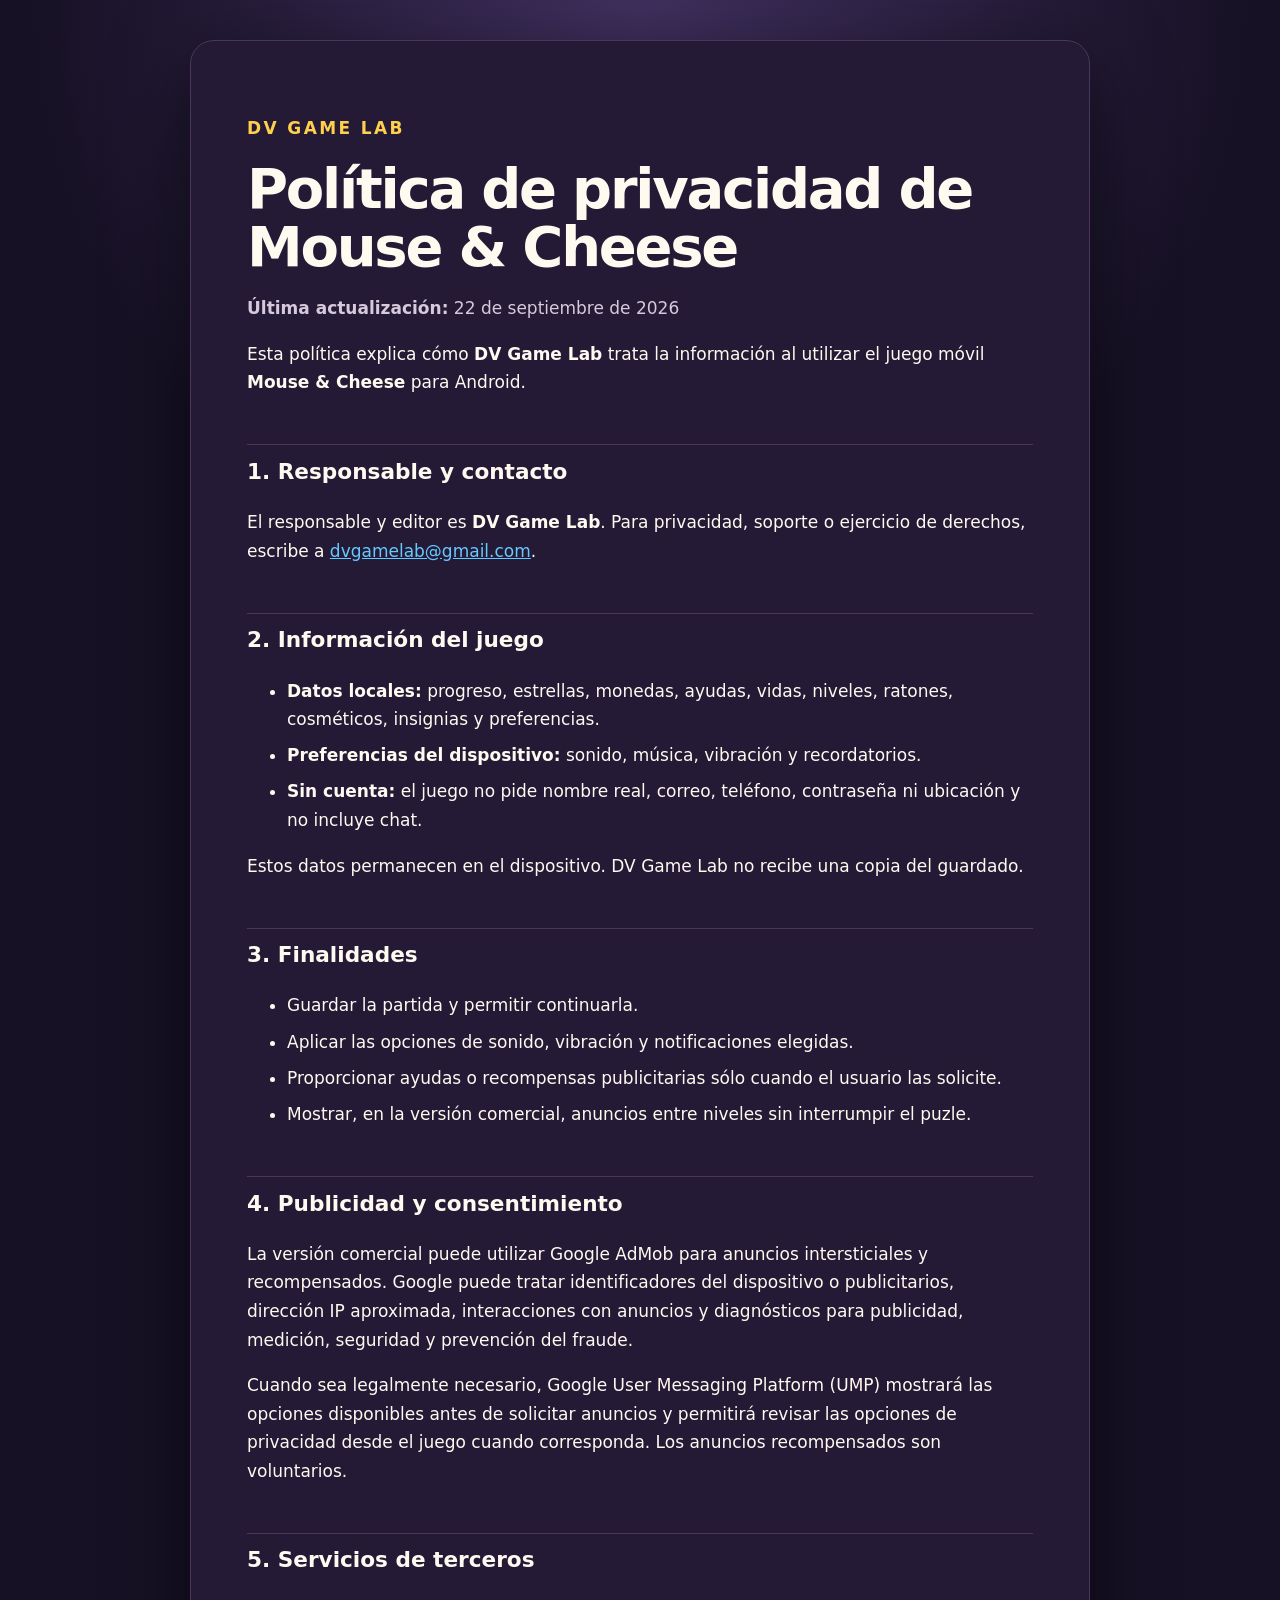
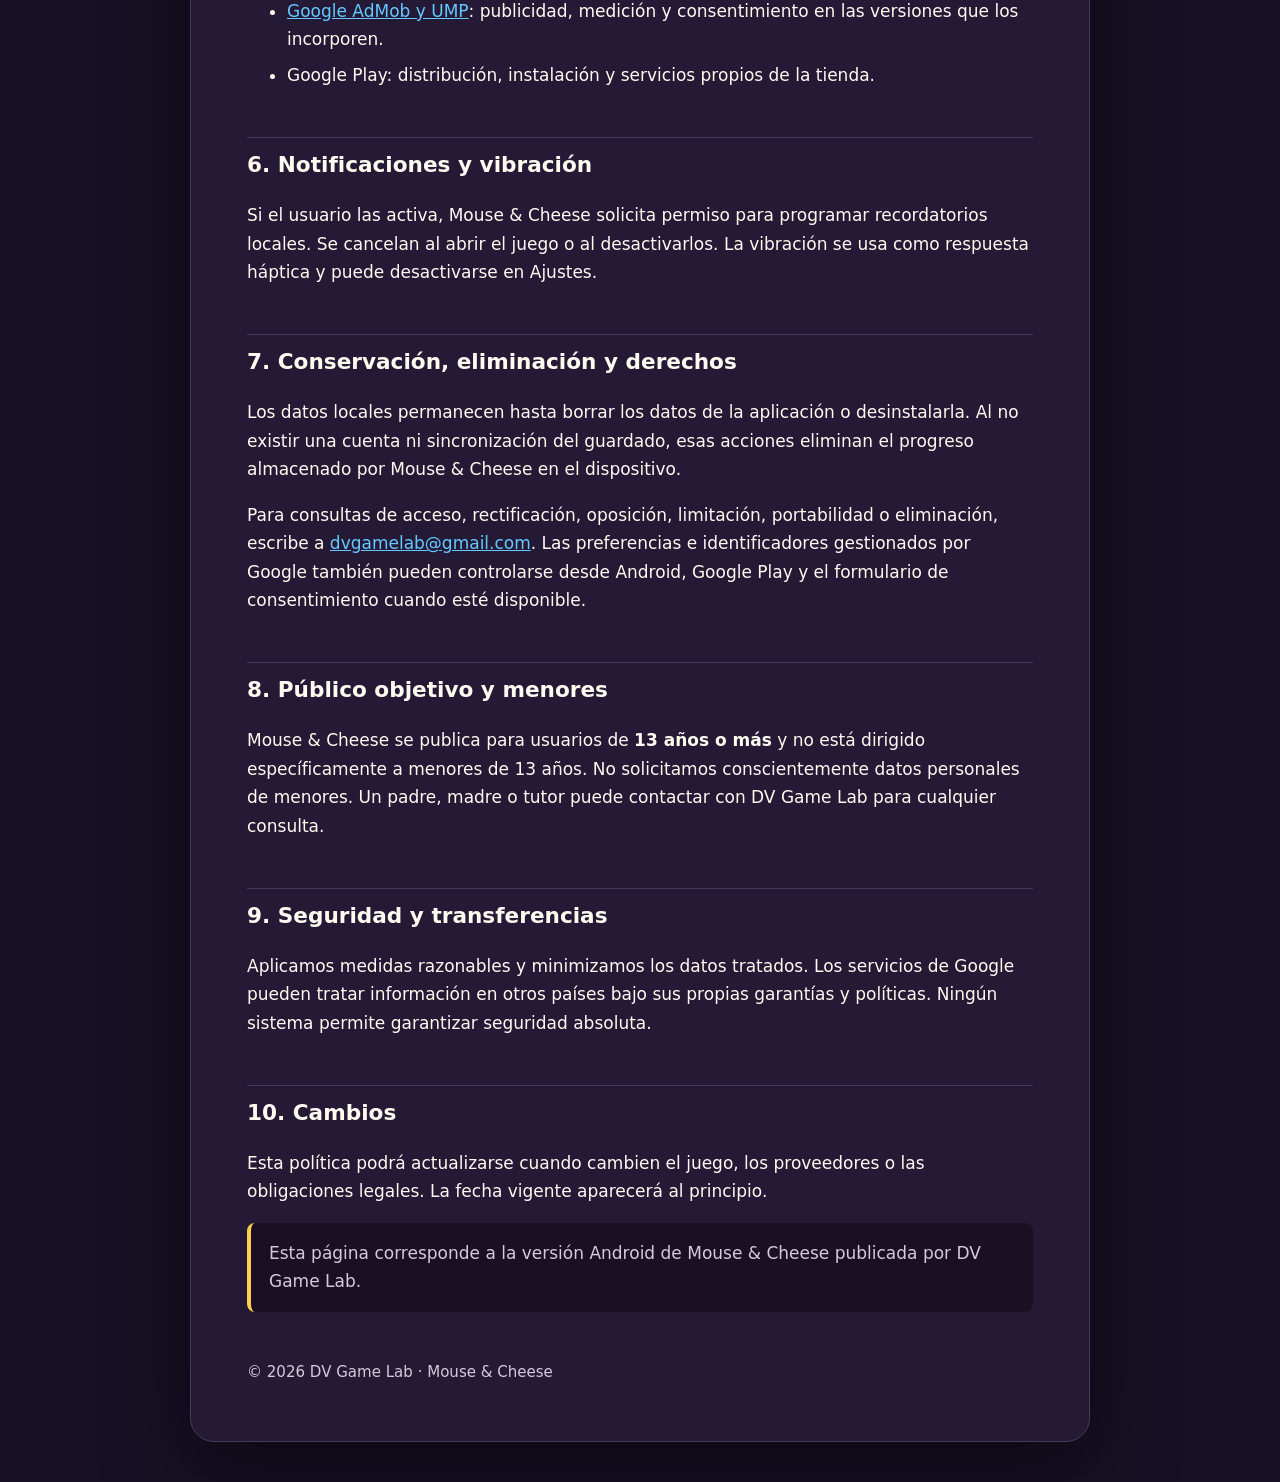
<file: mouse-and-cheese/privacy-policy/index.html>
<!doctype html>
<html lang="es">
<head>
  <meta charset="utf-8">
  <meta name="viewport" content="width=device-width, initial-scale=1">
  <meta name="color-scheme" content="dark light">
  <title>Política de privacidad · Mouse &amp; Cheese</title>
  <meta name="description" content="Política de privacidad de Mouse &amp; Cheese, desarrollado por DV Game Lab.">
  <style>
    :root{color-scheme:dark;--bg:#171125;--card:#241a35;--text:#fffaf0;--muted:#d6c9dc;--accent:#ffd04d;--blue:#65c8ff;--line:#49375d}
    *{box-sizing:border-box}body{margin:0;background:radial-gradient(circle at top,#40305f 0,var(--bg) 38rem);color:var(--text);font:17px/1.68 system-ui,-apple-system,"Segoe UI",sans-serif}
    main{width:min(900px,calc(100% - 32px));margin:40px auto;padding:clamp(24px,5vw,56px);background:var(--card);border:1px solid var(--line);border-radius:24px;box-shadow:0 24px 80px #0008}
    h1{margin:0 0 8px;font-size:clamp(2rem,6vw,3.5rem);line-height:1.05;letter-spacing:-.04em}h2{margin-top:2.2em;padding-top:.4em;border-top:1px solid var(--line);font-size:1.35rem}
    a{color:var(--blue)}.eyebrow{color:var(--accent);font-weight:800;letter-spacing:.14em;text-transform:uppercase}.meta,.note,footer{color:var(--muted)}
    .note{padding:16px 18px;background:#191123;border-left:4px solid var(--accent);border-radius:8px}li{margin:.45em 0}footer{margin-top:3rem;font-size:.94rem}
  </style>
</head>
<body><main>
  <p class="eyebrow">DV Game Lab</p>
  <h1>Política de privacidad de Mouse &amp; Cheese</h1>
  <p class="meta"><strong>Última actualización:</strong> 22 de septiembre de 2026</p>
  <p>Esta política explica cómo <strong>DV Game Lab</strong> trata la información al utilizar el juego móvil <strong>Mouse &amp; Cheese</strong> para Android.</p>

  <h2>1. Responsable y contacto</h2>
  <p>El responsable y editor es <strong>DV Game Lab</strong>. Para privacidad, soporte o ejercicio de derechos, escribe a <a href="mailto:dvgamelab@gmail.com">dvgamelab@gmail.com</a>.</p>

  <h2>2. Información del juego</h2>
  <ul>
    <li><strong>Datos locales:</strong> progreso, estrellas, monedas, ayudas, vidas, niveles, ratones, cosméticos, insignias y preferencias.</li>
    <li><strong>Preferencias del dispositivo:</strong> sonido, música, vibración y recordatorios.</li>
    <li><strong>Sin cuenta:</strong> el juego no pide nombre real, correo, teléfono, contraseña ni ubicación y no incluye chat.</li>
  </ul>
  <p>Estos datos permanecen en el dispositivo. DV Game Lab no recibe una copia del guardado.</p>

  <h2>3. Finalidades</h2>
  <ul>
    <li>Guardar la partida y permitir continuarla.</li>
    <li>Aplicar las opciones de sonido, vibración y notificaciones elegidas.</li>
    <li>Proporcionar ayudas o recompensas publicitarias sólo cuando el usuario las solicite.</li>
    <li>Mostrar, en la versión comercial, anuncios entre niveles sin interrumpir el puzle.</li>
  </ul>

  <h2>4. Publicidad y consentimiento</h2>
  <p>La versión comercial puede utilizar Google AdMob para anuncios intersticiales y recompensados. Google puede tratar identificadores del dispositivo o publicitarios, dirección IP aproximada, interacciones con anuncios y diagnósticos para publicidad, medición, seguridad y prevención del fraude.</p>
  <p>Cuando sea legalmente necesario, Google User Messaging Platform (UMP) mostrará las opciones disponibles antes de solicitar anuncios y permitirá revisar las opciones de privacidad desde el juego cuando corresponda. Los anuncios recompensados son voluntarios.</p>

  <h2>5. Servicios de terceros</h2>
  <ul>
    <li><a href="https://policies.google.com/privacy" rel="noopener">Google AdMob y UMP</a>: publicidad, medición y consentimiento en las versiones que los incorporen.</li>
    <li>Google Play: distribución, instalación y servicios propios de la tienda.</li>
  </ul>

  <h2>6. Notificaciones y vibración</h2>
  <p>Si el usuario las activa, Mouse &amp; Cheese solicita permiso para programar recordatorios locales. Se cancelan al abrir el juego o al desactivarlos. La vibración se usa como respuesta háptica y puede desactivarse en Ajustes.</p>

  <h2 id="eliminacion">7. Conservación, eliminación y derechos</h2>
  <p>Los datos locales permanecen hasta borrar los datos de la aplicación o desinstalarla. Al no existir una cuenta ni sincronización del guardado, esas acciones eliminan el progreso almacenado por Mouse &amp; Cheese en el dispositivo.</p>
  <p>Para consultas de acceso, rectificación, oposición, limitación, portabilidad o eliminación, escribe a <a href="mailto:dvgamelab@gmail.com?subject=Privacidad%20Mouse%20%26%20Cheese">dvgamelab@gmail.com</a>. Las preferencias e identificadores gestionados por Google también pueden controlarse desde Android, Google Play y el formulario de consentimiento cuando esté disponible.</p>

  <h2>8. Público objetivo y menores</h2>
  <p>Mouse &amp; Cheese se publica para usuarios de <strong>13 años o más</strong> y no está dirigido específicamente a menores de 13 años. No solicitamos conscientemente datos personales de menores. Un padre, madre o tutor puede contactar con DV Game Lab para cualquier consulta.</p>

  <h2>9. Seguridad y transferencias</h2>
  <p>Aplicamos medidas razonables y minimizamos los datos tratados. Los servicios de Google pueden tratar información en otros países bajo sus propias garantías y políticas. Ningún sistema permite garantizar seguridad absoluta.</p>

  <h2>10. Cambios</h2>
  <p>Esta política podrá actualizarse cuando cambien el juego, los proveedores o las obligaciones legales. La fecha vigente aparecerá al principio.</p>
  <p class="note">Esta página corresponde a la versión Android de Mouse &amp; Cheese publicada por DV Game Lab.</p>
  <footer>© 2026 DV Game Lab · Mouse &amp; Cheese</footer>
</main></body>
</html>
</file>
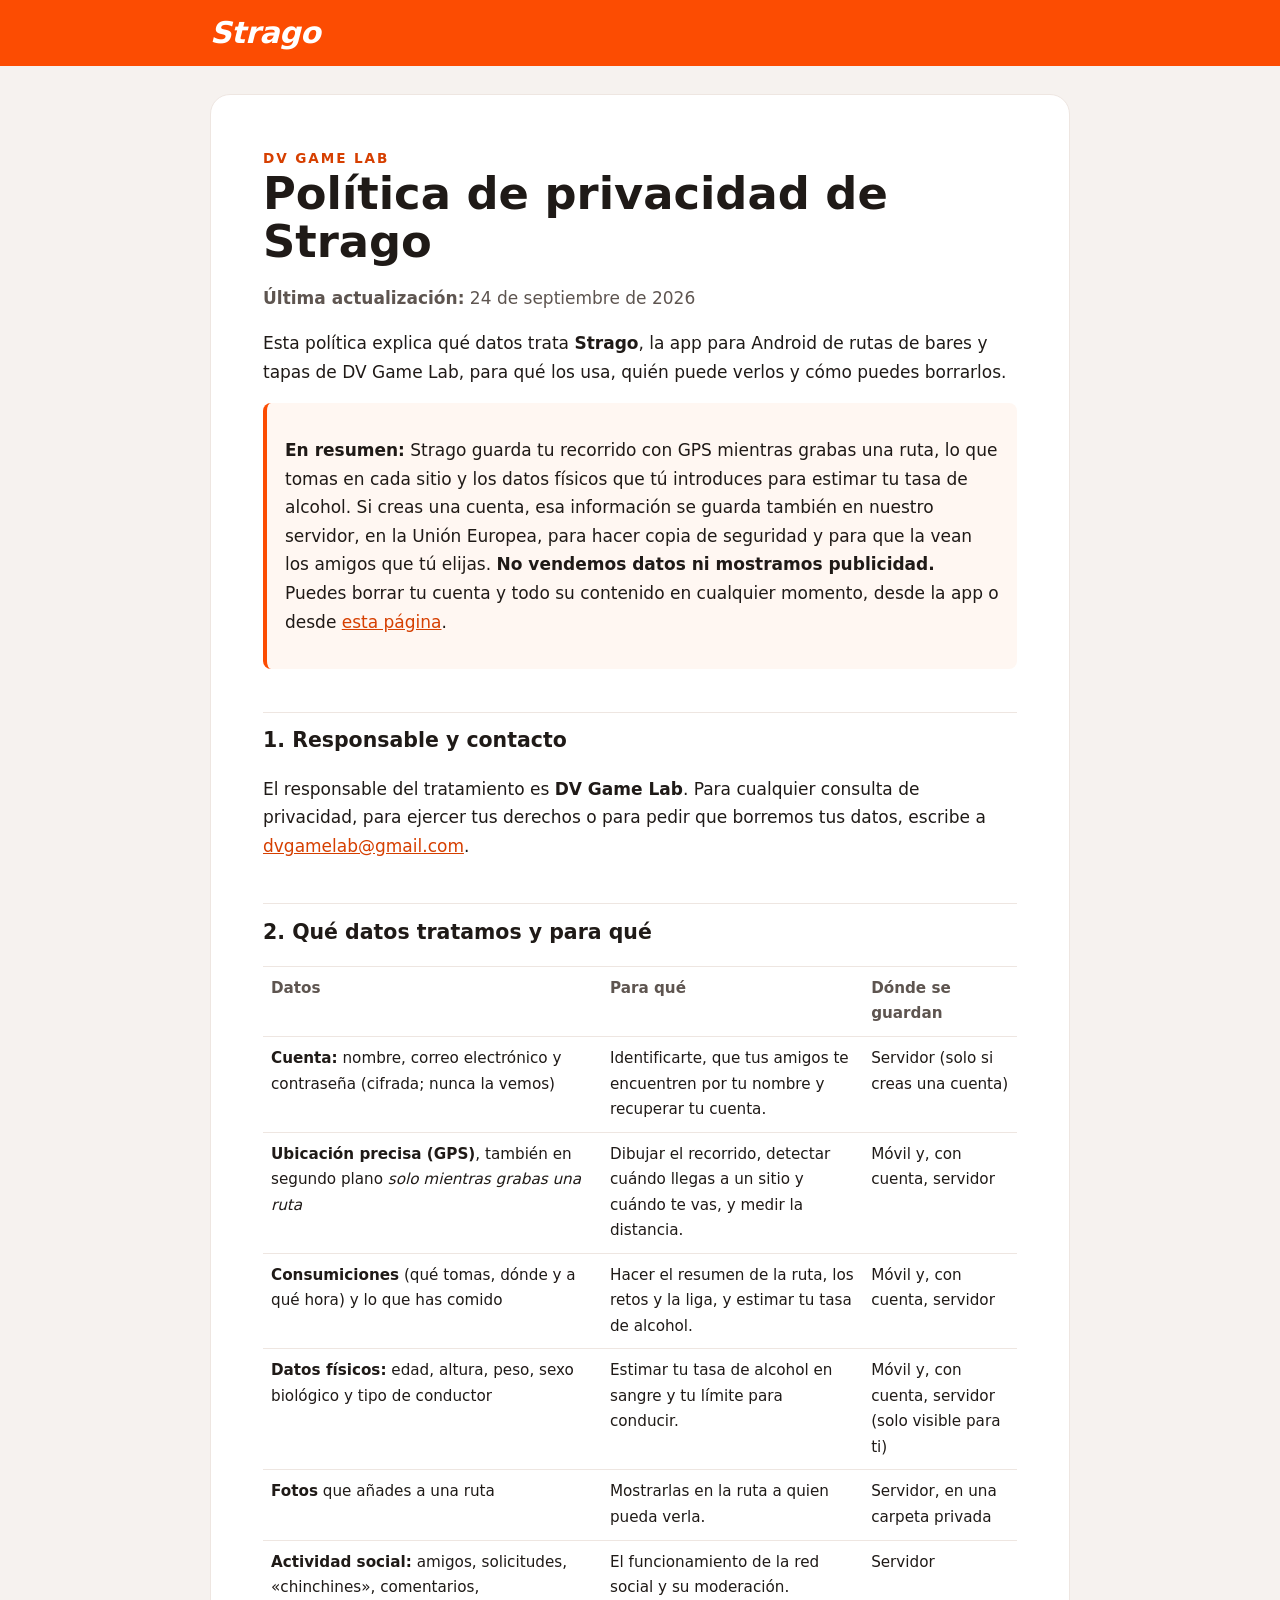
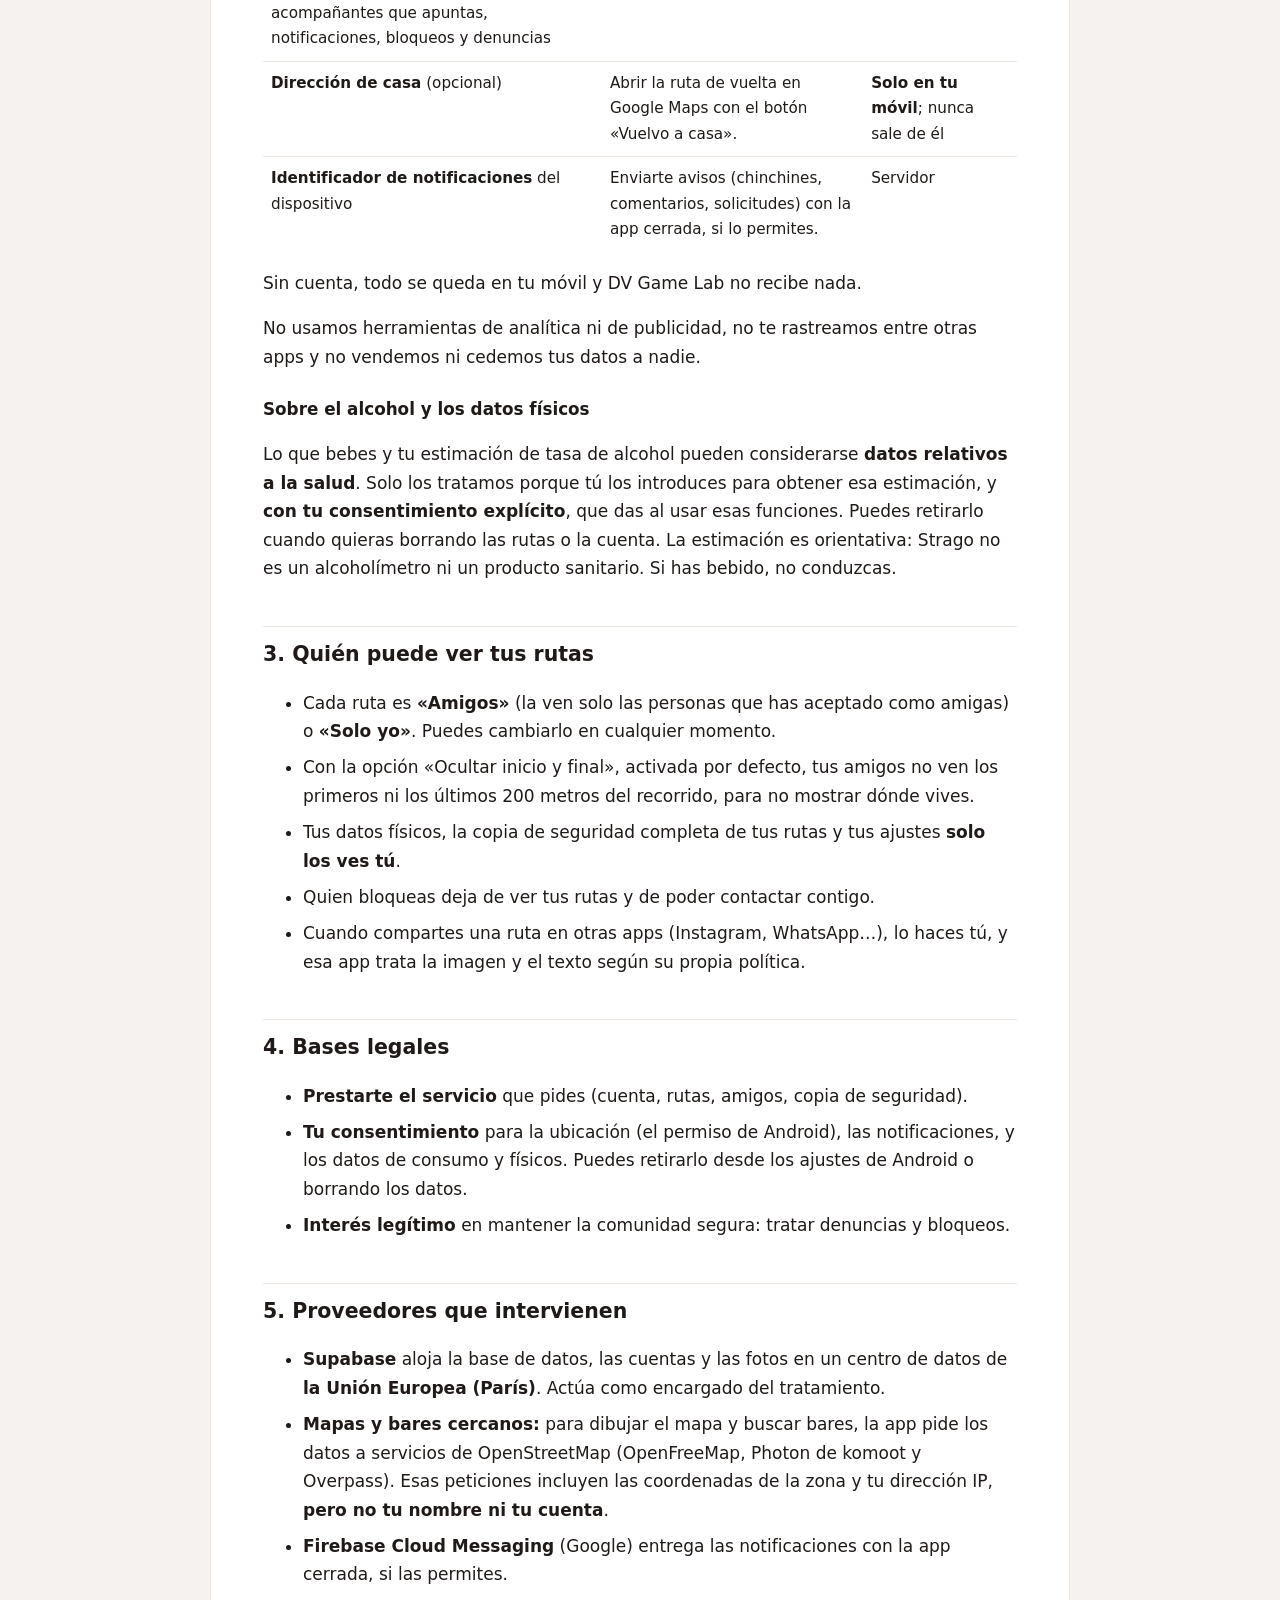
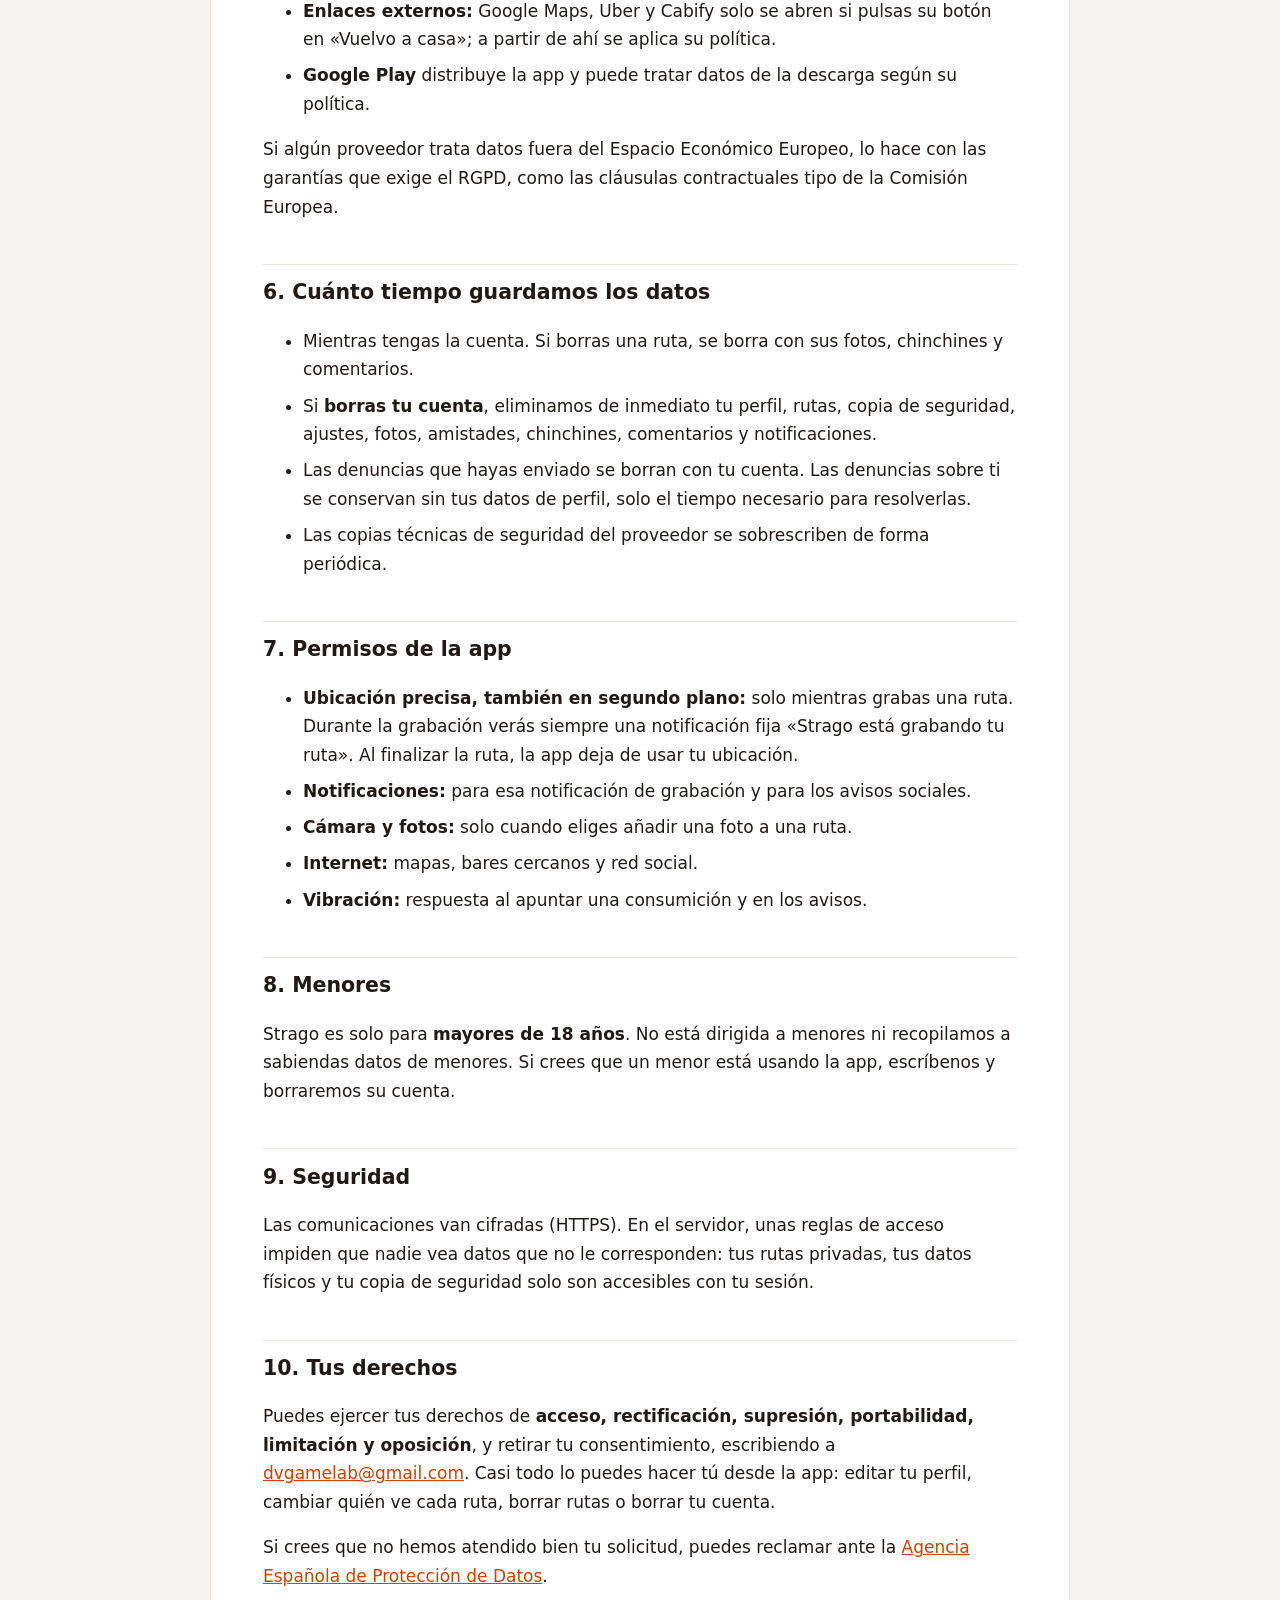
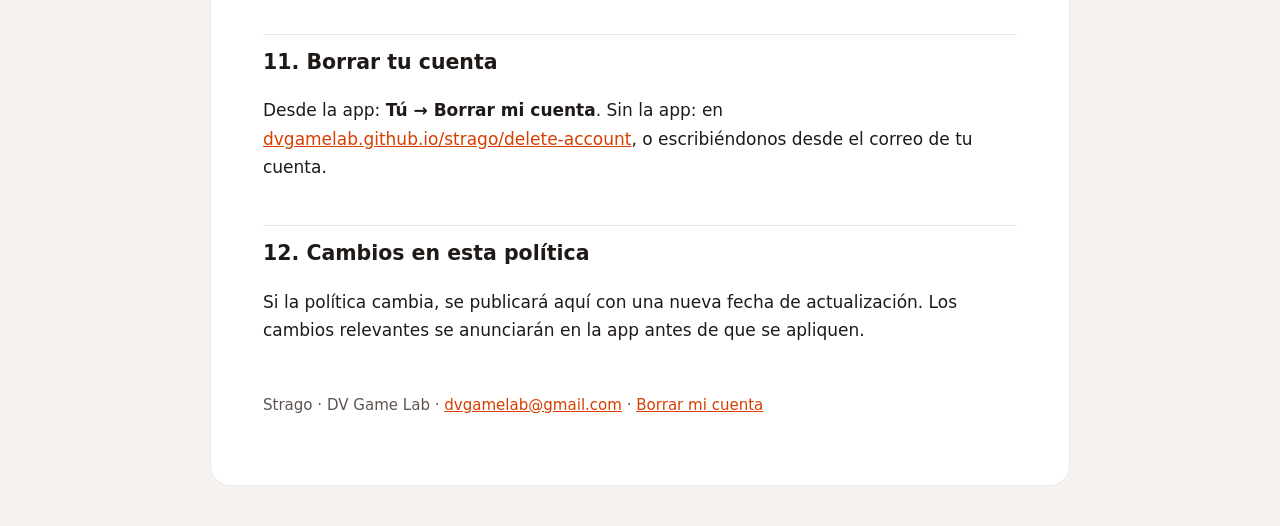
<file: strago/privacy-policy/index.html>
<!doctype html>
<html lang="es">
<head>
  <meta charset="utf-8">
  <meta name="viewport" content="width=device-width, initial-scale=1">
  <meta name="color-scheme" content="light dark">
  <title>Política de privacidad · Strago</title>
  <meta name="description" content="Política de privacidad de Strago, la app de rutas de bares y tapas de DV Game Lab.">
  <style>
    :root { --bg:#F6F2EF; --card:#FFFFFF; --text:#1F1A17; --muted:#5E5550; --accent:#D63F00; --brand:#FC4C02; --line:#EEE6E1; --soft:#FFF7F2; }
    @media (prefers-color-scheme: dark) {
      :root { --bg:#14110F; --card:#1F1A17; --text:#F6F2EF; --muted:#B9AFA9; --accent:#FF7A3D; --line:#3A322D; --soft:#2A221D; }
    }
    * { box-sizing:border-box; }
    body { margin:0; background:var(--bg); color:var(--text); font:17px/1.68 system-ui,-apple-system,"Segoe UI",Roboto,sans-serif; }
    .bar { background:var(--brand); color:#fff; padding:18px 16px; }
    .bar div { width:min(860px,100%); margin:0 auto; font:italic 800 30px/1 system-ui,sans-serif; letter-spacing:-.5px; }
    main { width:min(860px,calc(100% - 32px)); margin:28px auto 40px; padding:clamp(22px,5vw,52px); background:var(--card); border:1px solid var(--line); border-radius:20px; }
    h1 { margin:0 0 8px; font-size:clamp(1.9rem,6vw,2.8rem); line-height:1.08; }
    h2 { margin-top:2.1em; padding-top:.5em; border-top:1px solid var(--line); font-size:1.28rem; }
    h3 { font-size:1.05rem; margin:1.4em 0 .3em; }
    a { color:var(--accent); }
    .eyebrow { color:var(--accent); font-weight:800; letter-spacing:.14em; text-transform:uppercase; margin:0; font-size:.85rem; }
    .meta { color:var(--muted); }
    .note { padding:16px 18px; background:var(--soft); border-left:4px solid var(--brand); border-radius:8px; }
    table { width:100%; border-collapse:collapse; font-size:.95rem; }
    th, td { text-align:left; vertical-align:top; padding:9px 8px; border-top:1px solid var(--line); }
    th { color:var(--muted); font-weight:700; }
    .scroll { overflow-x:auto; }
    li { margin:.45em 0; }
    footer { margin-top:3rem; color:var(--muted); font-size:.94rem; }
  </style>
</head>
<body>
<div class="bar"><div>Strago</div></div>
<main>
  <p class="eyebrow">DV Game Lab</p>
  <h1>Política de privacidad de Strago</h1>
  <p class="meta"><strong>Última actualización:</strong> 24 de septiembre de 2026</p>

  <p>Esta política explica qué datos trata <strong>Strago</strong>, la app para Android de rutas de bares y
  tapas de DV Game Lab, para qué los usa, quién puede verlos y cómo puedes borrarlos.</p>

  <div class="note">
    <p><strong>En resumen:</strong> Strago guarda tu recorrido con GPS mientras grabas una ruta, lo que tomas
    en cada sitio y los datos físicos que tú introduces para estimar tu tasa de alcohol. Si creas una cuenta,
    esa información se guarda también en nuestro servidor, en la Unión Europea, para hacer copia de seguridad
    y para que la vean los amigos que tú elijas. <strong>No vendemos datos ni mostramos publicidad.</strong>
    Puedes borrar tu cuenta y todo su contenido en cualquier momento, desde la app o desde
    <a href="../delete-account/">esta página</a>.</p>
  </div>

  <h2>1. Responsable y contacto</h2>
  <p>El responsable del tratamiento es <strong>DV Game Lab</strong>. Para cualquier consulta de privacidad,
  para ejercer tus derechos o para pedir que borremos tus datos, escribe a
  <a href="mailto:dvgamelab@gmail.com">dvgamelab@gmail.com</a>.</p>

  <h2>2. Qué datos tratamos y para qué</h2>
  <div class="scroll"><table>
    <tr><th>Datos</th><th>Para qué</th><th>Dónde se guardan</th></tr>
    <tr><td><strong>Cuenta:</strong> nombre, correo electrónico y contraseña (cifrada; nunca la vemos)</td>
      <td>Identificarte, que tus amigos te encuentren por tu nombre y recuperar tu cuenta.</td>
      <td>Servidor (solo si creas una cuenta)</td></tr>
    <tr><td><strong>Ubicación precisa (GPS)</strong>, también en segundo plano <em>solo mientras grabas una ruta</em></td>
      <td>Dibujar el recorrido, detectar cuándo llegas a un sitio y cuándo te vas, y medir la distancia.</td>
      <td>Móvil y, con cuenta, servidor</td></tr>
    <tr><td><strong>Consumiciones</strong> (qué tomas, dónde y a qué hora) y lo que has comido</td>
      <td>Hacer el resumen de la ruta, los retos y la liga, y estimar tu tasa de alcohol.</td>
      <td>Móvil y, con cuenta, servidor</td></tr>
    <tr><td><strong>Datos físicos:</strong> edad, altura, peso, sexo biológico y tipo de conductor</td>
      <td>Estimar tu tasa de alcohol en sangre y tu límite para conducir.</td>
      <td>Móvil y, con cuenta, servidor (solo visible para ti)</td></tr>
    <tr><td><strong>Fotos</strong> que añades a una ruta</td>
      <td>Mostrarlas en la ruta a quien pueda verla.</td>
      <td>Servidor, en una carpeta privada</td></tr>
    <tr><td><strong>Actividad social:</strong> amigos, solicitudes, «chinchines», comentarios, acompañantes que apuntas, notificaciones, bloqueos y denuncias</td>
      <td>El funcionamiento de la red social y su moderación.</td>
      <td>Servidor</td></tr>
    <tr><td><strong>Dirección de casa</strong> (opcional)</td>
      <td>Abrir la ruta de vuelta en Google Maps con el botón «Vuelvo a casa».</td>
      <td><strong>Solo en tu móvil</strong>; nunca sale de él</td></tr>
    <tr><td><strong>Identificador de notificaciones</strong> del dispositivo</td>
      <td>Enviarte avisos (chinchines, comentarios, solicitudes) con la app cerrada, si lo permites.</td>
      <td>Servidor</td></tr>
  </table></div>
  <p>Sin cuenta, todo se queda en tu móvil y DV Game Lab no recibe nada.</p>
  <p>No usamos herramientas de analítica ni de publicidad, no te rastreamos entre otras apps y no vendemos ni
  cedemos tus datos a nadie.</p>

  <h3>Sobre el alcohol y los datos físicos</h3>
  <p>Lo que bebes y tu estimación de tasa de alcohol pueden considerarse <strong>datos relativos a la salud</strong>.
  Solo los tratamos porque tú los introduces para obtener esa estimación, y <strong>con tu consentimiento
  explícito</strong>, que das al usar esas funciones. Puedes retirarlo cuando quieras borrando las rutas o la
  cuenta. La estimación es orientativa: Strago no es un alcoholímetro ni un producto sanitario. Si has
  bebido, no conduzcas.</p>

  <h2>3. Quién puede ver tus rutas</h2>
  <ul>
    <li>Cada ruta es <strong>«Amigos»</strong> (la ven solo las personas que has aceptado como amigas) o
    <strong>«Solo yo»</strong>. Puedes cambiarlo en cualquier momento.</li>
    <li>Con la opción «Ocultar inicio y final», activada por defecto, tus amigos no ven los primeros ni los
    últimos 200 metros del recorrido, para no mostrar dónde vives.</li>
    <li>Tus datos físicos, la copia de seguridad completa de tus rutas y tus ajustes <strong>solo los ves tú</strong>.</li>
    <li>Quien bloqueas deja de ver tus rutas y de poder contactar contigo.</li>
    <li>Cuando compartes una ruta en otras apps (Instagram, WhatsApp…), lo haces tú, y esa app trata la
    imagen y el texto según su propia política.</li>
  </ul>

  <h2>4. Bases legales</h2>
  <ul>
    <li><strong>Prestarte el servicio</strong> que pides (cuenta, rutas, amigos, copia de seguridad).</li>
    <li><strong>Tu consentimiento</strong> para la ubicación (el permiso de Android), las notificaciones,
    y los datos de consumo y físicos. Puedes retirarlo desde los ajustes de Android o borrando los datos.</li>
    <li><strong>Interés legítimo</strong> en mantener la comunidad segura: tratar denuncias y bloqueos.</li>
  </ul>

  <h2>5. Proveedores que intervienen</h2>
  <ul>
    <li><strong>Supabase</strong> aloja la base de datos, las cuentas y las fotos en un centro de datos de
    <strong>la Unión Europea (París)</strong>. Actúa como encargado del tratamiento.</li>
    <li><strong>Mapas y bares cercanos:</strong> para dibujar el mapa y buscar bares, la app pide los datos a
    servicios de OpenStreetMap (OpenFreeMap, Photon de komoot y Overpass). Esas peticiones incluyen las
    coordenadas de la zona y tu dirección IP, <strong>pero no tu nombre ni tu cuenta</strong>.</li>
    <li><strong>Firebase Cloud Messaging</strong> (Google) entrega las notificaciones con la app cerrada, si
    las permites.</li>
    <li><strong>Enlaces externos:</strong> Google Maps, Uber y Cabify solo se abren si pulsas su botón en
    «Vuelvo a casa»; a partir de ahí se aplica su política.</li>
    <li><strong>Google Play</strong> distribuye la app y puede tratar datos de la descarga según su política.</li>
  </ul>
  <p>Si algún proveedor trata datos fuera del Espacio Económico Europeo, lo hace con las garantías que exige
  el RGPD, como las cláusulas contractuales tipo de la Comisión Europea.</p>

  <h2>6. Cuánto tiempo guardamos los datos</h2>
  <ul>
    <li>Mientras tengas la cuenta. Si borras una ruta, se borra con sus fotos, chinchines y comentarios.</li>
    <li>Si <strong>borras tu cuenta</strong>, eliminamos de inmediato tu perfil, rutas, copia de seguridad,
    ajustes, fotos, amistades, chinchines, comentarios y notificaciones.</li>
    <li>Las denuncias que hayas enviado se borran con tu cuenta. Las denuncias sobre ti se conservan sin tus
    datos de perfil, solo el tiempo necesario para resolverlas.</li>
    <li>Las copias técnicas de seguridad del proveedor se sobrescriben de forma periódica.</li>
  </ul>

  <h2>7. Permisos de la app</h2>
  <ul>
    <li><strong>Ubicación precisa, también en segundo plano:</strong> solo mientras grabas una ruta. Durante
    la grabación verás siempre una notificación fija «Strago está grabando tu ruta». Al finalizar la ruta,
    la app deja de usar tu ubicación.</li>
    <li><strong>Notificaciones:</strong> para esa notificación de grabación y para los avisos sociales.</li>
    <li><strong>Cámara y fotos:</strong> solo cuando eliges añadir una foto a una ruta.</li>
    <li><strong>Internet:</strong> mapas, bares cercanos y red social.</li>
    <li><strong>Vibración:</strong> respuesta al apuntar una consumición y en los avisos.</li>
  </ul>

  <h2>8. Menores</h2>
  <p>Strago es solo para <strong>mayores de 18 años</strong>. No está dirigida a menores ni recopilamos a
  sabiendas datos de menores. Si crees que un menor está usando la app, escríbenos y borraremos su cuenta.</p>

  <h2>9. Seguridad</h2>
  <p>Las comunicaciones van cifradas (HTTPS). En el servidor, unas reglas de acceso impiden que nadie vea
  datos que no le corresponden: tus rutas privadas, tus datos físicos y tu copia de seguridad solo son
  accesibles con tu sesión.</p>

  <h2>10. Tus derechos</h2>
  <p>Puedes ejercer tus derechos de <strong>acceso, rectificación, supresión, portabilidad, limitación y
  oposición</strong>, y retirar tu consentimiento, escribiendo a
  <a href="mailto:dvgamelab@gmail.com">dvgamelab@gmail.com</a>. Casi todo lo puedes hacer tú desde la app:
  editar tu perfil, cambiar quién ve cada ruta, borrar rutas o borrar tu cuenta.</p>
  <p>Si crees que no hemos atendido bien tu solicitud, puedes reclamar ante la
  <a href="https://www.aepd.es" rel="noopener">Agencia Española de Protección de Datos</a>.</p>

  <h2>11. Borrar tu cuenta</h2>
  <p>Desde la app: <strong>Tú → Borrar mi cuenta</strong>. Sin la app: en
  <a href="../delete-account/">dvgamelab.github.io/strago/delete-account</a>, o escribiéndonos desde el
  correo de tu cuenta.</p>

  <h2>12. Cambios en esta política</h2>
  <p>Si la política cambia, se publicará aquí con una nueva fecha de actualización. Los cambios relevantes
  se anunciarán en la app antes de que se apliquen.</p>

  <footer>
    <p>Strago · DV Game Lab · <a href="mailto:dvgamelab@gmail.com">dvgamelab@gmail.com</a> ·
    <a href="../delete-account/">Borrar mi cuenta</a></p>
  </footer>
</main>
</body>
</html>
</file>
<file: style.css>
:root{color-scheme:dark;--bg:#081f22;--panel:#113235;--text:#fff8e7;--muted:#c2d4ce;--gold:#efca7a;--line:#34504c}*{box-sizing:border-box}body{margin:0;background:radial-gradient(ellipse at 20% 0,#214a45,transparent 50rem),var(--bg);color:var(--text);font:17px/1.7 system-ui,-apple-system,"Segoe UI",sans-serif}a{color:var(--gold);text-underline-offset:4px}a:focus-visible{outline:3px solid var(--gold);outline-offset:6px}header,main,footer{width:min(1120px,calc(100% - 40px));margin:auto}header{display:flex;align-items:center;justify-content:space-between;gap:24px;padding:25px 0;border-bottom:1px solid var(--line)}header a{text-decoration:none}.brand{font-size:1.15rem;font-weight:800;letter-spacing:.15em}nav{display:flex;gap:24px;flex-wrap:wrap}main{padding:56px 0 70px}h1{font-size:clamp(2.4rem,6vw,4.8rem);line-height:1.08;letter-spacing:-.035em;margin:16px 0 24px}h2{font-size:1.7rem;line-height:1.25;margin:0 0 16px}.eyebrow{text-transform:uppercase;letter-spacing:.18em;color:var(--gold);font-size:.78rem;font-weight:700}.lead{font-size:1.2rem;color:var(--muted);max-width:650px}.hero{display:grid;grid-template-columns:1fr 1fr;gap:50px;align-items:center}.hero img,.feature{width:100%;display:block;border-radius:22px}.game-icon{width:76px;height:76px;border-radius:18px}.card{background:var(--panel);border:1px solid var(--line);border-radius:24px;padding:30px}.cards{display:grid;grid-template-columns:repeat(3,1fr);gap:20px;margin:45px 0}.cards p{color:var(--muted);margin-bottom:0}.button{display:inline-block;padding:12px 23px;border-radius:12px;background:var(--gold);color:var(--bg);font-weight:750;text-decoration:none;margin:15px 10px 0 0}.status{display:inline-block;border:1px solid var(--line);border-radius:50px;padding:6px 14px;font-size:.85rem;color:var(--muted)}.shots{display:grid;grid-template-columns:repeat(5,1fr);gap:16px;margin:25px 0 45px}.shots figure{margin:0}.shots img{width:100%;height:auto;display:block;border:1px solid var(--line);border-radius:16px}.shots figcaption{font-size:.83rem;color:var(--muted);margin-top:10px}footer{border-top:1px solid var(--line);padding:26px 0 35px;display:flex;justify-content:space-between;gap:20px;flex-wrap:wrap;color:var(--muted);font-size:.9rem}.legal{max-width:840px}.legal h1{font-size:clamp(2.3rem,5vw,3.6rem)}.legal h2{border-top:1px solid var(--line);padding-top:30px;margin-top:35px}.legal p{color:var(--muted)}@media(max-width:800px){.hero{grid-template-columns:1fr;gap:30px}.cards{grid-template-columns:1fr}.shots{grid-template-columns:repeat(2,1fr)}header{align-items:flex-start}nav{gap:12px;font-size:.9rem}main{padding-top:35px}}@media(prefers-reduced-motion:reduce){*{scroll-behavior:auto}}.hero img{height:auto}.hero .game-icon{width:76px;height:76px;object-fit:contain}
</file>
